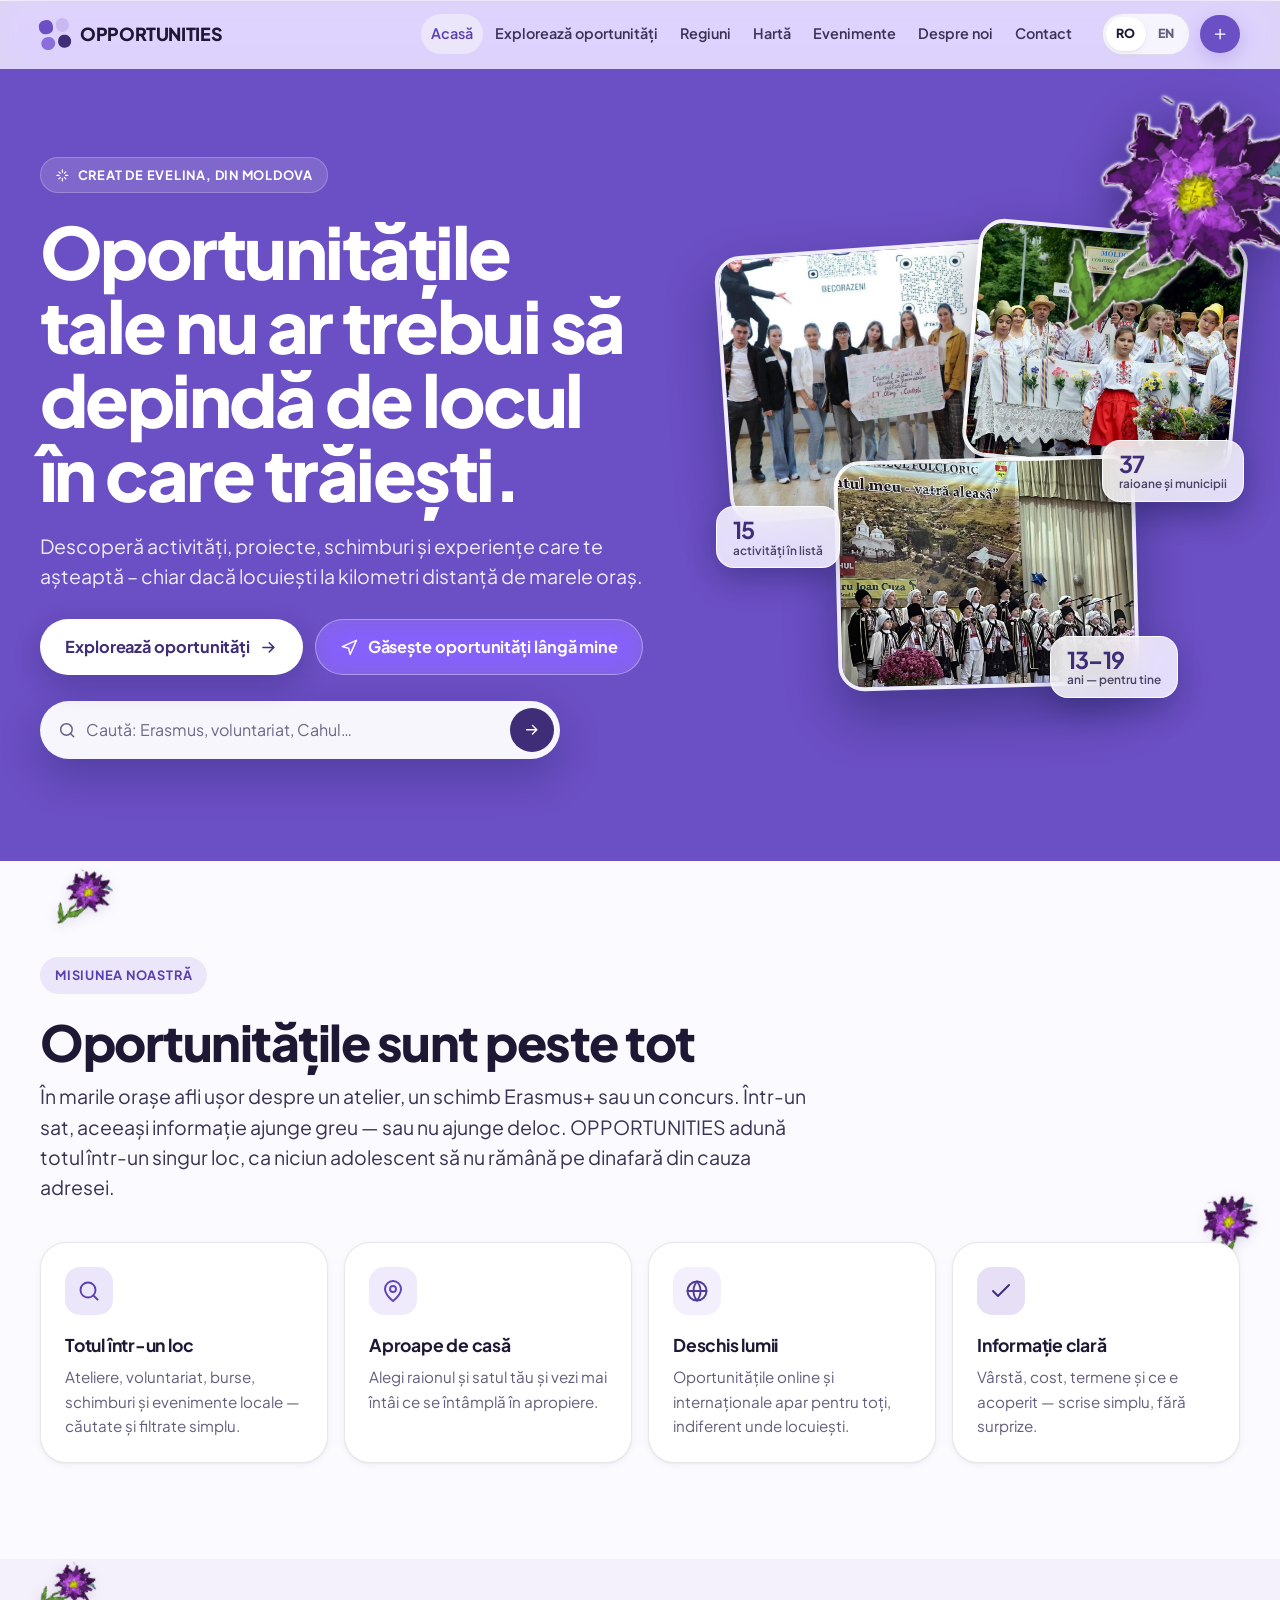
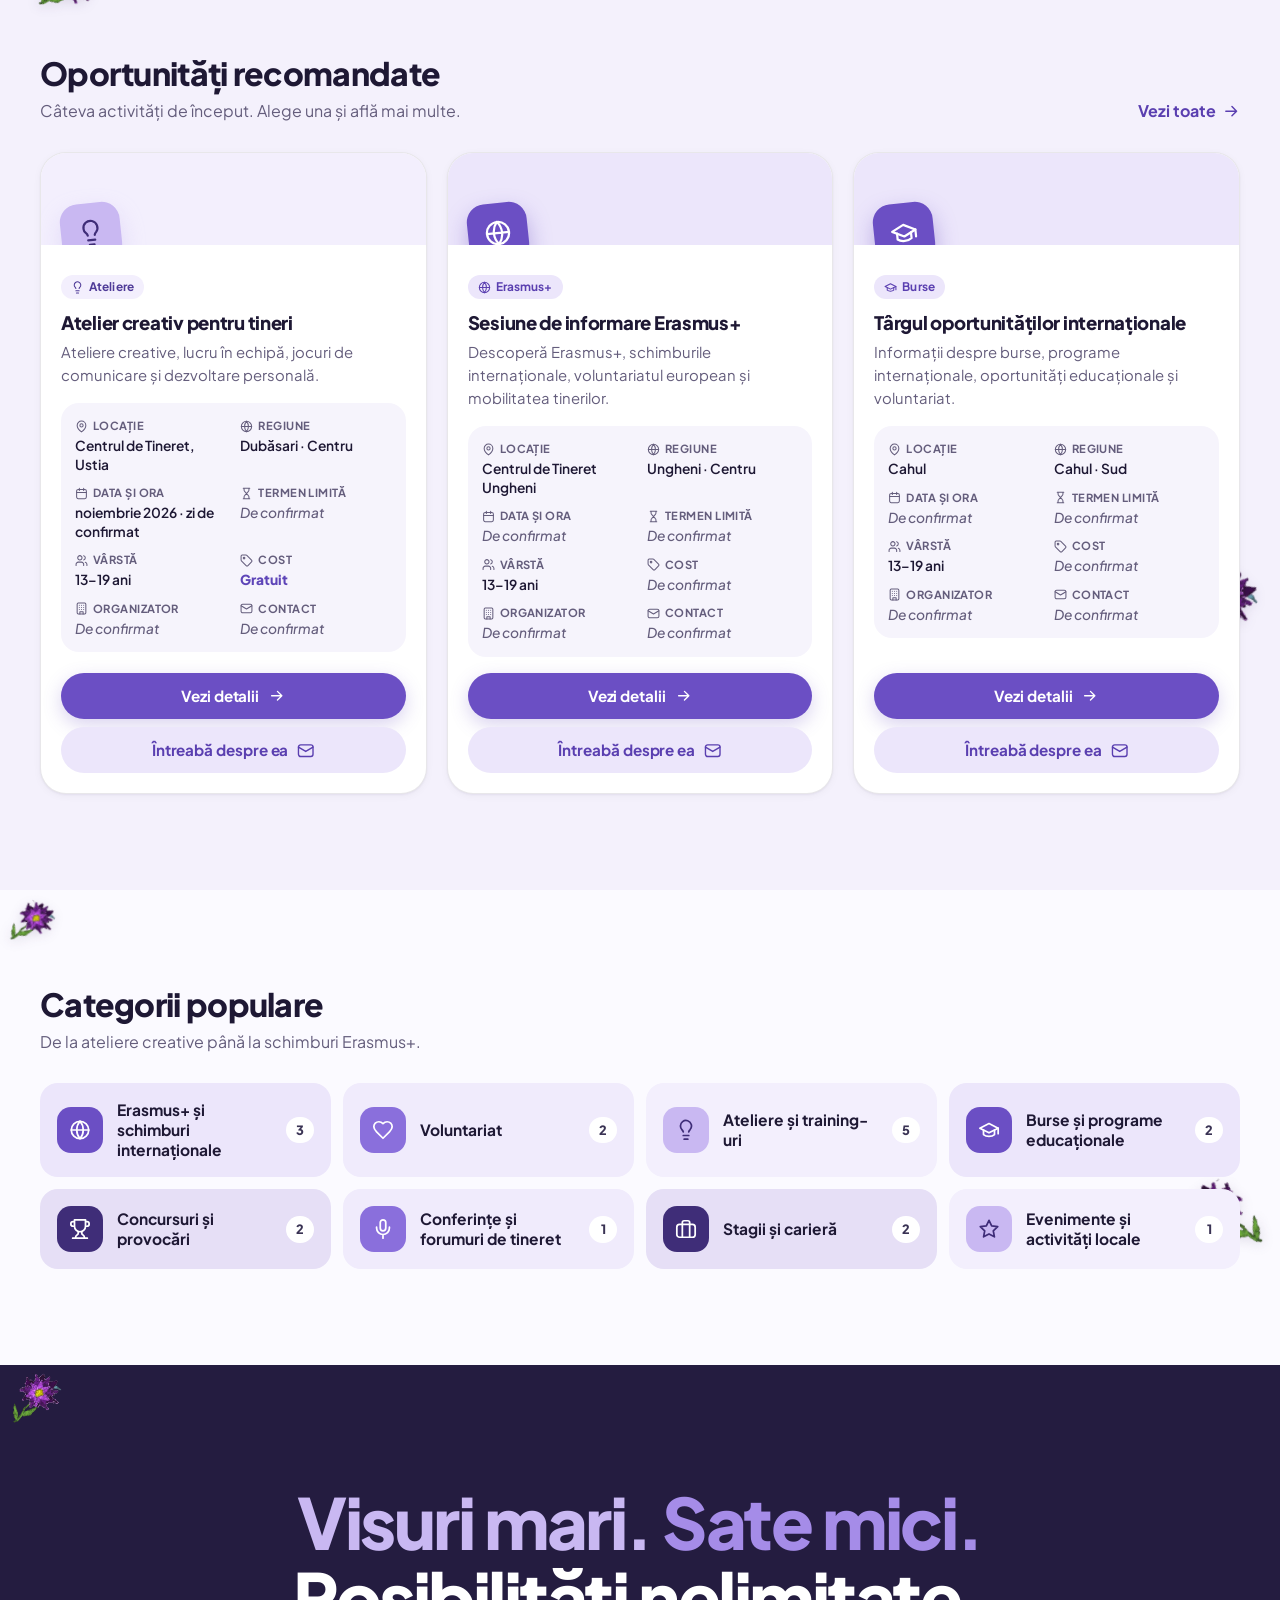
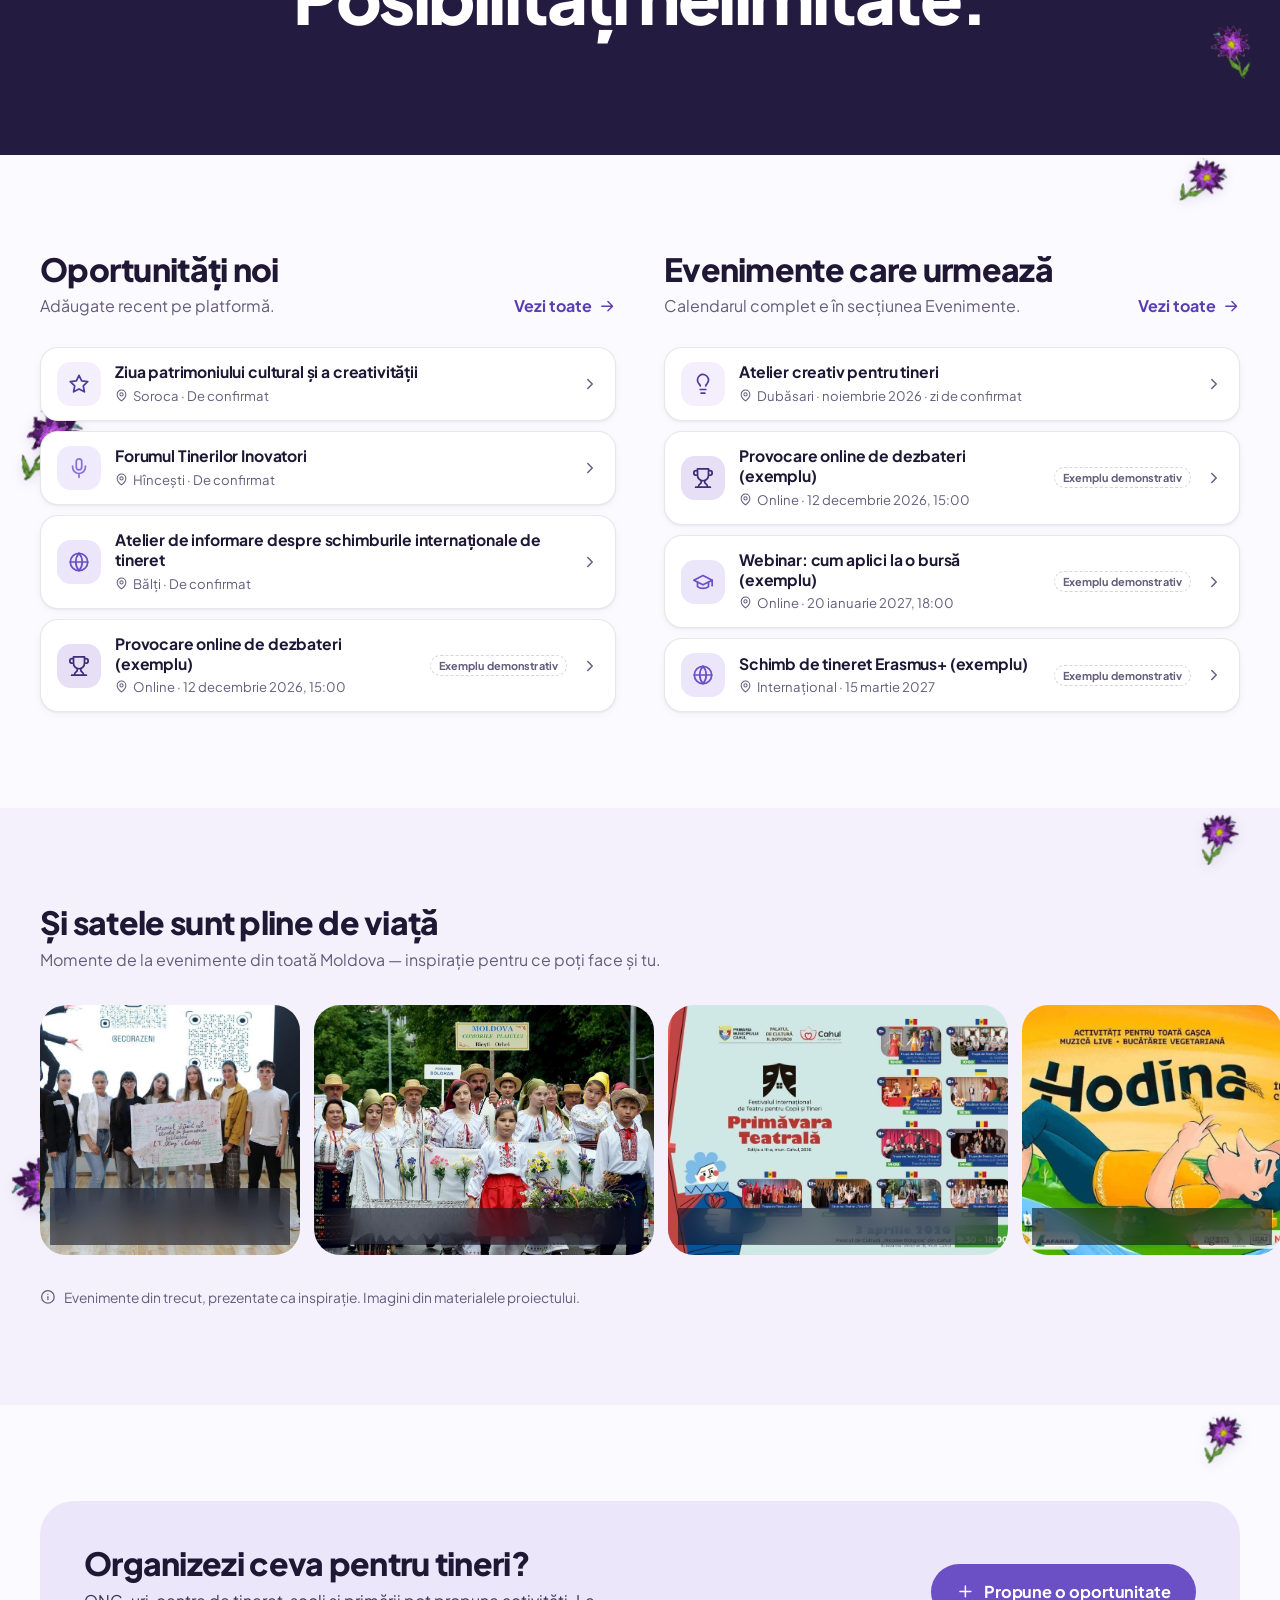
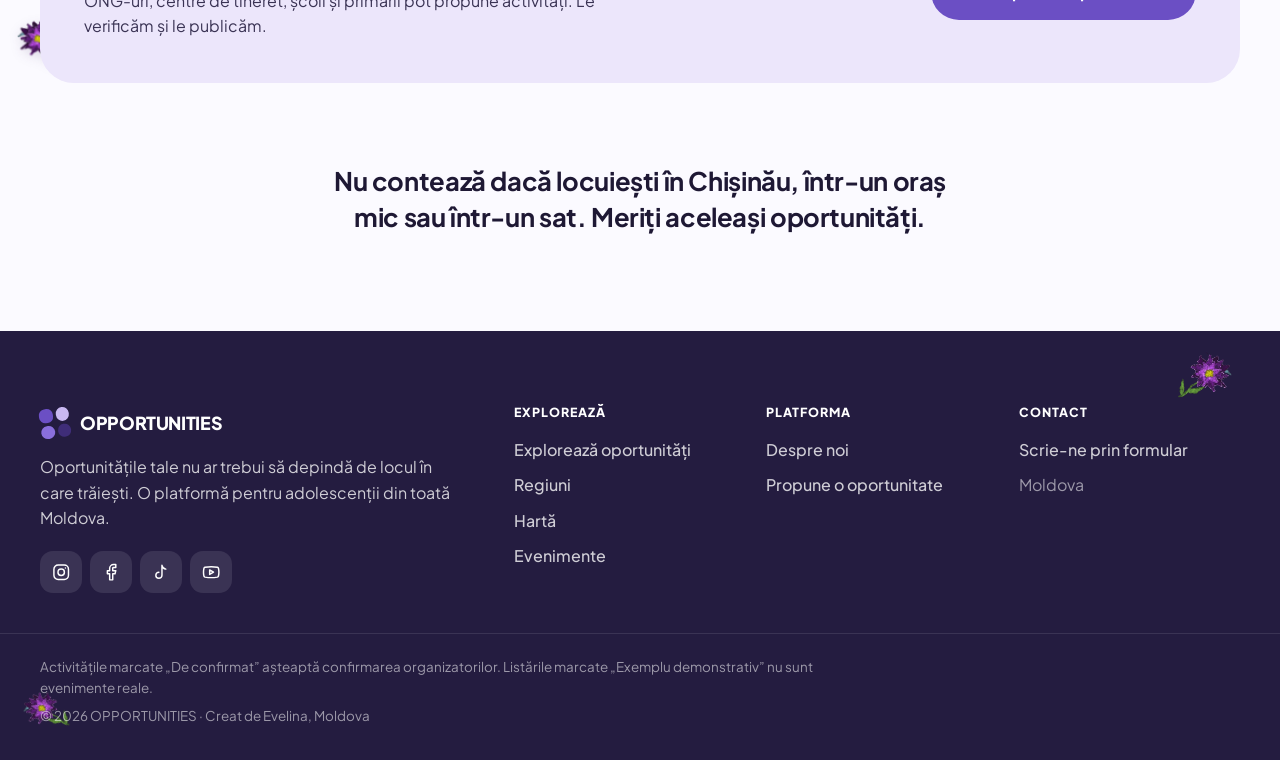
<file: index.html>
<!doctype html>
<html lang="ro">
<head>
  <meta charset="utf-8">
  <meta name="viewport" content="width=device-width, initial-scale=1, viewport-fit=cover">
  <title>OPPORTUNITIES</title>
  <meta name="description" content="OPPORTUNITIES — oportunități egale pentru fiecare adolescent din Moldova. Ateliere, voluntariat, Erasmus+, burse și evenimente, chiar dacă locuiești departe de marele oraș.">
  <meta name="theme-color" content="#6b4fc4">
  <link rel="icon" href="assets/favicon.svg" type="image/svg+xml">
  <link rel="preconnect" href="https://fonts.googleapis.com">
  <link rel="preconnect" href="https://fonts.gstatic.com" crossorigin>
  <link href="https://fonts.googleapis.com/css2?family=Plus+Jakarta+Sans:wght@400;500;600;700;800&display=swap" rel="stylesheet">
  <link rel="stylesheet" href="vendor/leaflet/leaflet.css">
  <link rel="stylesheet" href="css/styles.css">
</head>
<body>
  <a class="skip" href="#app" data-i18n="skip">Sari la conținut</a>

  <header class="header">
    <div class="wrap header__bar">
      <a class="logo" href="#/" aria-label="OPPORTUNITIES">
        <span class="logo__mark" aria-hidden="true"><i></i><i></i><i></i><i></i></span>
        <span class="logo__word">OPPORTUNITIES</span>
      </a>
      <nav class="nav" aria-label="Main">
        <a href="#/" data-nav="" data-i18n="nav.home">Acasă</a>
        <a href="#/explore" data-nav="explore" data-i18n="nav.explore">Explorează oportunități</a>
        <a href="#/regions" data-nav="regions" data-i18n="nav.regions">Regiuni</a>
        <a href="#/map" data-nav="map" data-i18n="nav.map">Hartă</a>
        <a href="#/events" data-nav="events" data-i18n="nav.events">Evenimente</a>
        <a href="#/about" data-nav="about" data-i18n="nav.about">Despre noi</a>
        <a href="#/contact" data-nav="contact" data-i18n="nav.contact">Contact</a>
      </nav>
      <div class="header__tools">
        <div class="lang" role="group" data-i18n-aria="lang.label" aria-label="Limba">
          <button type="button" data-lang="ro" aria-pressed="true">RO</button>
          <button type="button" data-lang="en" aria-pressed="false">EN</button>
        </div>
        <a class="btn btn--primary btn--sm header__share" href="#/share" data-nav="share">
          <svg class="ic" viewBox="0 0 24 24" aria-hidden="true" fill="none" stroke="currentColor" stroke-width="2" stroke-linecap="round"><path d="M12 5v14M5 12h14"/></svg>
          <span data-i18n="share.btn">Propune o oportunitate</span>
        </a>
        <button class="icon-btn menu-btn" id="menu-btn" type="button" aria-expanded="false" aria-controls="menu" data-i18n-aria="nav.menu" aria-label="Meniu">
          <svg class="ic" viewBox="0 0 24 24" aria-hidden="true" fill="none" stroke="currentColor" stroke-width="2" stroke-linecap="round"><path d="M4 7h16M4 12h16M4 17h16"/></svg>
        </button>
      </div>
    </div>
  </header>

  <div class="menu" id="menu" hidden>
    <div class="menu__scrim" id="menu-scrim"></div>
    <nav class="menu__sheet" aria-label="Mobile">
      <button class="icon-btn menu__close" id="menu-close" type="button" data-i18n-aria="nav.close" aria-label="Închide">
        <svg class="ic" viewBox="0 0 24 24" aria-hidden="true" fill="none" stroke="currentColor" stroke-width="2" stroke-linecap="round"><path d="M18 6 6 18M6 6l12 12"/></svg>
      </button>
      <a href="#/" data-nav="" data-i18n="nav.home">Acasă</a>
      <a href="#/explore" data-nav="explore" data-i18n="nav.explore">Explorează oportunități</a>
      <a href="#/regions" data-nav="regions" data-i18n="nav.regions">Regiuni</a>
      <a href="#/map" data-nav="map" data-i18n="nav.map">Hartă</a>
      <a href="#/events" data-nav="events" data-i18n="nav.events">Evenimente</a>
      <a href="#/about" data-nav="about" data-i18n="nav.about">Despre noi</a>
      <a href="#/contact" data-nav="contact" data-i18n="nav.contact">Contact</a>
      <a class="btn btn--primary btn--block" href="#/share" data-i18n="share.btn">Propune o oportunitate</a>
    </nav>
  </div>

  <main id="app" tabindex="-1"></main>

  <footer class="footer">
    <img class="flw flw-foot flw-foot--a" src="assets/img/flower-sm.webp" alt="" aria-hidden="true" decoding="async">
    <img class="flw flw-foot flw-foot--b" src="assets/img/flower-sm.webp" alt="" aria-hidden="true" decoding="async">
    <div class="wrap footer__grid">
      <div class="footer__brand">
        <a class="logo logo--light" href="#/" aria-label="OPPORTUNITIES">
          <span class="logo__mark" aria-hidden="true"><i></i><i></i><i></i><i></i></span>
          <span class="logo__word">OPPORTUNITIES</span>
        </a>
        <p data-i18n="footer.mission"></p>
        <div data-social></div>
      </div>
      <div>
        <h2 class="footer__h" data-i18n="footer.explore"></h2>
        <a href="#/explore" data-i18n="nav.explore"></a>
        <a href="#/regions" data-i18n="nav.regions"></a>
        <a href="#/map" data-i18n="nav.map"></a>
        <a href="#/events" data-i18n="nav.events"></a>
      </div>
      <div>
        <h2 class="footer__h" data-i18n="footer.platform"></h2>
        <a href="#/about" data-i18n="nav.about"></a>
        <a href="#/share" data-i18n="share.btn"></a>
      </div>
      <div>
        <h2 class="footer__h" data-i18n="footer.contact"></h2>
        <a href="#/contact" data-i18n="footer.contactForm"></a>
        <span class="footer__muted">Moldova</span>
      </div>
    </div>
    <div class="wrap footer__bottom">
      <p class="footer__note" data-i18n="footer.note"></p>
      <p>© <span id="year"></span> OPPORTUNITIES · <span data-i18n="footer.made"></span></p>
    </div>
  </footer>

  <div class="toast" id="toast" role="status" aria-live="polite"></div>

  <noscript><p style="padding:24px;font-family:sans-serif">OPPORTUNITIES needs JavaScript to show opportunities. / Activați JavaScript pentru a vedea oportunitățile.</p></noscript>

  <script src="vendor/leaflet/leaflet.js"></script>
  <script src="js/moldova-outline.js"></script>
  <script src="js/data.js"></script>
  <script src="js/i18n.js"></script>
  <script src="js/app.js"></script>
</body>
</html>
</file>
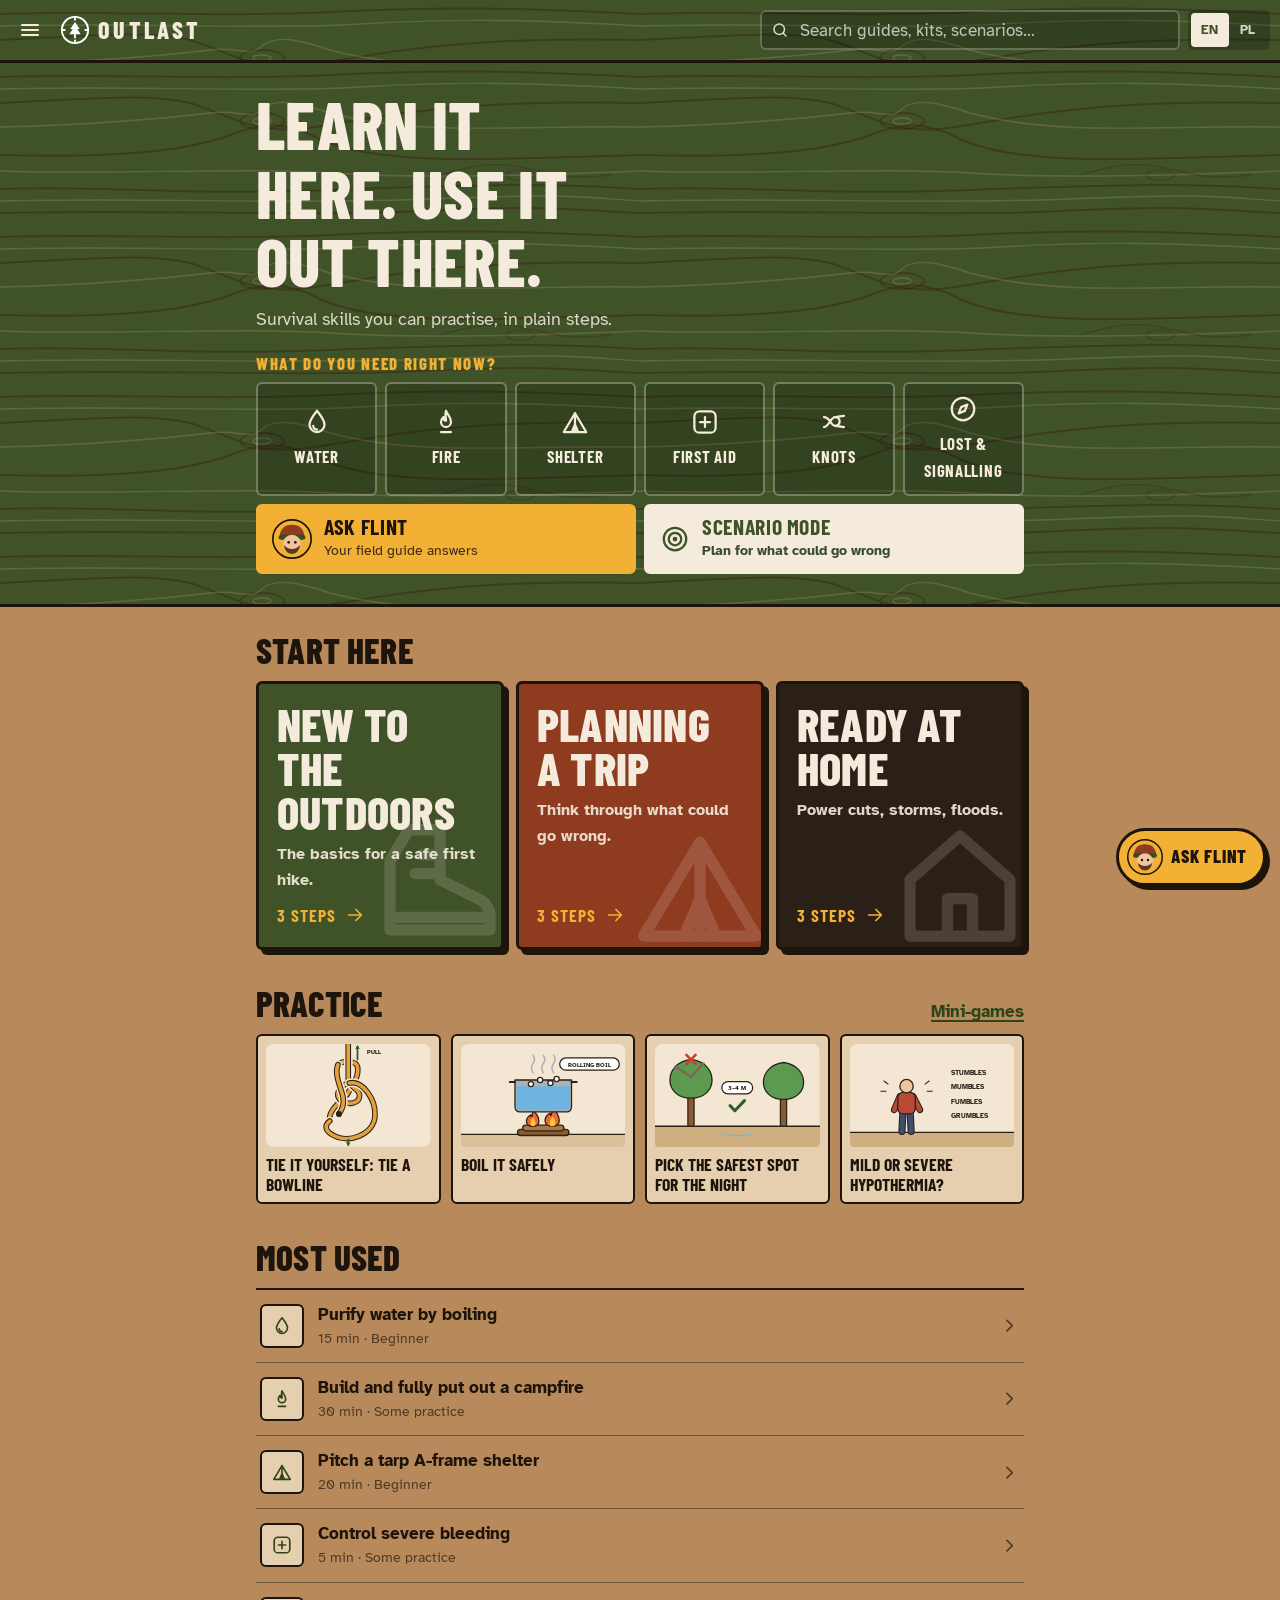
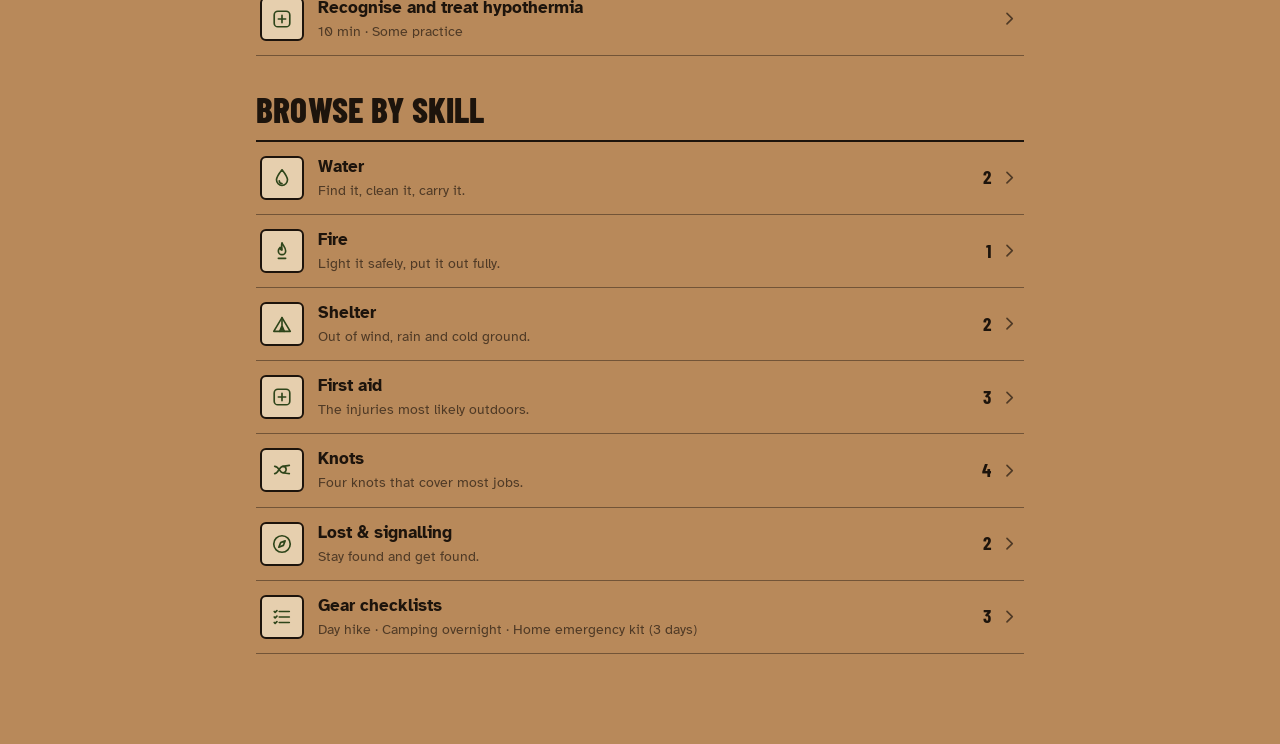
<file: outlast/index.html>
<!doctype html>
<html lang="en">
<head>
  <meta charset="utf-8">
  <meta name="viewport" content="width=device-width, initial-scale=1, viewport-fit=cover">
  <title>Outlast</title>
  <meta name="description" content="Clear, checked survival skills: step-by-step guides, gear checklists, scenarios and a community forum.">
  <meta name="theme-color" content="#3f5228" media="(prefers-color-scheme: light)">
  <meta name="theme-color" content="#2e3b1c" media="(prefers-color-scheme: dark)">
  <link rel="icon" href="assets/logo.svg" type="image/svg+xml">
  <link rel="manifest" href="manifest.webmanifest">
  <link rel="preconnect" href="https://fonts.googleapis.com">
  <link rel="preconnect" href="https://fonts.gstatic.com" crossorigin>
  <link rel="stylesheet" href="https://fonts.googleapis.com/css2?family=Atkinson+Hyperlegible:wght@400;700&family=Barlow+Condensed:wght@600;700;800&display=swap">
  <link rel="stylesheet" href="css/outlast.css">
  <script>try { var t = JSON.parse(localStorage.getItem("outlast.theme")); if (t === "light" || t === "dark") document.documentElement.dataset.theme = t; } catch (e) {}</script>
</head>
<body>
  <a class="skip" href="#app" data-t="skip">Skip to content</a>

  <header class="header band">
    <div class="header__bar">
      <button class="icon-btn" id="burger" type="button" aria-controls="drawer" aria-expanded="false" data-t-aria="menu" aria-label="Menu">
        <svg class="ic" viewBox="0 0 24 24" aria-hidden="true" fill="none" stroke="currentColor" stroke-width="2" stroke-linecap="round"><path d="M4 7h16M4 12h16M4 17h16"/></svg>
      </button>
      <a class="logo" href="#/" aria-label="Outlast">
        <svg viewBox="0 0 32 32" aria-hidden="true"><circle cx="16" cy="16" r="14" fill="none" stroke="#fff" stroke-width="2"/><path d="M16 2v3M16 27v3M2 16h3M27 16h3" stroke="#fff" stroke-width="2" stroke-linecap="round"/><path d="M16 7.5 11 15h2.6L10 20.5h12L18.4 15H21Z" fill="#fff"/><path d="M16 20.5V24" stroke="#fff" stroke-width="2" stroke-linecap="round"/></svg>
        <span>OUTLAST</span>
      </a>
      <div class="hsearch" role="search">
        <svg class="ic" viewBox="0 0 24 24" aria-hidden="true" fill="none" stroke="currentColor" stroke-width="2" stroke-linecap="round"><circle cx="11" cy="11" r="7"/><path d="m20 20-3.5-3.5"/></svg>
        <label class="sr-only" for="q" data-t="searchLabel">Search</label>
        <input id="q" type="search" autocomplete="off" role="combobox" aria-expanded="false" aria-controls="sres" aria-autocomplete="list" data-t-ph="search" placeholder="Search">
        <ul class="sresults" id="sres" role="listbox" hidden></ul>
      </div>
      <div class="lang" role="group" data-t-aria="lang" aria-label="Language">
        <button type="button" data-lang="en" aria-pressed="true">EN</button>
        <button type="button" data-lang="pl" aria-pressed="false">PL</button>
      </div>
    </div>
  </header>

  <div class="drawer" id="drawer" hidden>
    <div class="drawer__scrim" id="drawer-scrim"></div>
    <aside class="drawer__panel" role="dialog" aria-modal="true" data-t-aria="menu" aria-label="Menu">
      <div class="drawer__head band">
        <button class="icon-btn" id="drawer-close" type="button" data-t-aria="close" aria-label="Close menu">
          <svg class="ic" viewBox="0 0 24 24" aria-hidden="true" fill="none" stroke="currentColor" stroke-width="2" stroke-linecap="round"><path d="M6 6l12 12M18 6 6 18"/></svg>
        </button>
        <span class="logo"><span>OUTLAST</span></span>
      </div>
      <nav id="drawer-nav" aria-label="Main"></nav>
    </aside>
  </div>

  <main id="app" tabindex="-1"></main>

  <button class="fab" id="chat-fab" type="button" aria-expanded="false" aria-controls="chat"><svg class="flint" viewBox="0 0 48 48" aria-hidden="true"><circle cx="24" cy="24" r="23" class="flint__bg"/><path class="flint__hat" d="M9 22 Q10 7 24 7 Q38 7 39 22Z"/><rect class="flint__band" x="8" y="19" width="32" height="6" rx="3"/><circle class="flint__skin" cx="24" cy="30" r="11"/><path class="flint__beard" d="M14 31 Q16 42 24 42 Q32 42 34 31 Q30 36 24 36 Q18 36 14 31Z"/><circle class="flint__eye" cx="20" cy="28" r="1.6"/><circle class="flint__eye" cx="28" cy="28" r="1.6"/></svg><span id="chat-fab-label">Ask Flint</span></button>
  <section class="chat" id="chat" role="dialog" aria-labelledby="chat-title" hidden>
    <header class="chat__head"><svg class="flint" viewBox="0 0 48 48" aria-hidden="true"><circle cx="24" cy="24" r="23" class="flint__bg"/><path class="flint__hat" d="M9 22 Q10 7 24 7 Q38 7 39 22Z"/><rect class="flint__band" x="8" y="19" width="32" height="6" rx="3"/><circle class="flint__skin" cx="24" cy="30" r="11"/><path class="flint__beard" d="M14 31 Q16 42 24 42 Q32 42 34 31 Q30 36 24 36 Q18 36 14 31Z"/><circle class="flint__eye" cx="20" cy="28" r="1.6"/><circle class="flint__eye" cx="28" cy="28" r="1.6"/></svg><div><strong id="chat-title">Flint</strong><small id="chat-status"></small></div>
      <button class="icon-btn" id="chat-close" type="button" aria-label="Close chat"><svg class="ic" viewBox="0 0 24 24" aria-hidden="true" fill="none" stroke="currentColor" stroke-width="2" stroke-linecap="round"><path d="M6 6l12 12M18 6 6 18"/></svg></button>
    </header>
    <div class="chat__log" id="chat-log" aria-live="polite"></div>
    <div class="chat__chips" id="chat-chips"></div>
    <form class="chat__form" id="chat-form">
      <label class="sr-only" for="chat-q">Message</label>
      <input id="chat-q" autocomplete="off" maxlength="600">
      <button class="chat__send" id="chat-send" type="submit" aria-label="Send"><svg class="ic" viewBox="0 0 24 24" aria-hidden="true" fill="none" stroke="currentColor" stroke-width="2" stroke-linecap="round" stroke-linejoin="round"><path d="M5 12h14M13 6l6 6-6 6"/></svg></button>
      <button class="btn btn--line btn--sm" id="chat-stop" type="button" hidden>Stop</button>
    </form>
    <p class="chat__note" id="chat-note"></p>
  </section>

  <noscript><p style="padding:20px">Outlast needs JavaScript to show its guides.</p></noscript>
  <script src="js/diagrams.js"></script>
  <script src="js/guides.js"></script>
  <script src="js/content.js"></script>
  <script src="js/forum-seed.js"></script>
  <script src="js/games.js"></script>
  <script src="js/ui.js"></script>
  <script src="js/chat.js"></script>
  <script src="js/app.js"></script>
</body>
</html>
</file>
<file: vendor/leaflet/leaflet.css>
/* required styles */

.leaflet-pane,
.leaflet-tile,
.leaflet-marker-icon,
.leaflet-marker-shadow,
.leaflet-tile-container,
.leaflet-pane > svg,
.leaflet-pane > canvas,
.leaflet-zoom-box,
.leaflet-image-layer,
.leaflet-layer {
	position: absolute;
	left: 0;
	top: 0;
	}
.leaflet-container {
	overflow: hidden;
	}
.leaflet-tile,
.leaflet-marker-icon,
.leaflet-marker-shadow {
	-webkit-user-select: none;
	   -moz-user-select: none;
	        user-select: none;
	  -webkit-user-drag: none;
	}
/* Prevents IE11 from highlighting tiles in blue */
.leaflet-tile::selection {
	background: transparent;
}
/* Safari renders non-retina tile on retina better with this, but Chrome is worse */
.leaflet-safari .leaflet-tile {
	image-rendering: -webkit-optimize-contrast;
	}
/* hack that prevents hw layers "stretching" when loading new tiles */
.leaflet-safari .leaflet-tile-container {
	width: 1600px;
	height: 1600px;
	-webkit-transform-origin: 0 0;
	}
.leaflet-marker-icon,
.leaflet-marker-shadow {
	display: block;
	}
/* .leaflet-container svg: reset svg max-width decleration shipped in Joomla! (joomla.org) 3.x */
/* .leaflet-container img: map is broken in FF if you have max-width: 100% on tiles */
.leaflet-container .leaflet-overlay-pane svg {
	max-width: none !important;
	max-height: none !important;
	}
.leaflet-container .leaflet-marker-pane img,
.leaflet-container .leaflet-shadow-pane img,
.leaflet-container .leaflet-tile-pane img,
.leaflet-container img.leaflet-image-layer,
.leaflet-container .leaflet-tile {
	max-width: none !important;
	max-height: none !important;
	width: auto;
	padding: 0;
	}

.leaflet-container img.leaflet-tile {
	/* See: https://bugs.chromium.org/p/chromium/issues/detail?id=600120 */
	mix-blend-mode: plus-lighter;
}

.leaflet-container.leaflet-touch-zoom {
	-ms-touch-action: pan-x pan-y;
	touch-action: pan-x pan-y;
	}
.leaflet-container.leaflet-touch-drag {
	-ms-touch-action: pinch-zoom;
	/* Fallback for FF which doesn't support pinch-zoom */
	touch-action: none;
	touch-action: pinch-zoom;
}
.leaflet-container.leaflet-touch-drag.leaflet-touch-zoom {
	-ms-touch-action: none;
	touch-action: none;
}
.leaflet-container {
	-webkit-tap-highlight-color: transparent;
}
.leaflet-container a {
	-webkit-tap-highlight-color: rgba(51, 181, 229, 0.4);
}
.leaflet-tile {
	filter: inherit;
	visibility: hidden;
	}
.leaflet-tile-loaded {
	visibility: inherit;
	}
.leaflet-zoom-box {
	width: 0;
	height: 0;
	-moz-box-sizing: border-box;
	     box-sizing: border-box;
	z-index: 800;
	}
/* workaround for https://bugzilla.mozilla.org/show_bug.cgi?id=888319 */
.leaflet-overlay-pane svg {
	-moz-user-select: none;
	}

.leaflet-pane         { z-index: 400; }

.leaflet-tile-pane    { z-index: 200; }
.leaflet-overlay-pane { z-index: 400; }
.leaflet-shadow-pane  { z-index: 500; }
.leaflet-marker-pane  { z-index: 600; }
.leaflet-tooltip-pane   { z-index: 650; }
.leaflet-popup-pane   { z-index: 700; }

.leaflet-map-pane canvas { z-index: 100; }
.leaflet-map-pane svg    { z-index: 200; }

.leaflet-vml-shape {
	width: 1px;
	height: 1px;
	}
.lvml {
	behavior: url(#default#VML);
	display: inline-block;
	position: absolute;
	}


/* control positioning */

.leaflet-control {
	position: relative;
	z-index: 800;
	pointer-events: visiblePainted; /* IE 9-10 doesn't have auto */
	pointer-events: auto;
	}
.leaflet-top,
.leaflet-bottom {
	position: absolute;
	z-index: 1000;
	pointer-events: none;
	}
.leaflet-top {
	top: 0;
	}
.leaflet-right {
	right: 0;
	}
.leaflet-bottom {
	bottom: 0;
	}
.leaflet-left {
	left: 0;
	}
.leaflet-control {
	float: left;
	clear: both;
	}
.leaflet-right .leaflet-control {
	float: right;
	}
.leaflet-top .leaflet-control {
	margin-top: 10px;
	}
.leaflet-bottom .leaflet-control {
	margin-bottom: 10px;
	}
.leaflet-left .leaflet-control {
	margin-left: 10px;
	}
.leaflet-right .leaflet-control {
	margin-right: 10px;
	}


/* zoom and fade animations */

.leaflet-fade-anim .leaflet-popup {
	opacity: 0;
	-webkit-transition: opacity 0.2s linear;
	   -moz-transition: opacity 0.2s linear;
	        transition: opacity 0.2s linear;
	}
.leaflet-fade-anim .leaflet-map-pane .leaflet-popup {
	opacity: 1;
	}
.leaflet-zoom-animated {
	-webkit-transform-origin: 0 0;
	    -ms-transform-origin: 0 0;
	        transform-origin: 0 0;
	}
svg.leaflet-zoom-animated {
	will-change: transform;
}

.leaflet-zoom-anim .leaflet-zoom-animated {
	-webkit-transition: -webkit-transform 0.25s cubic-bezier(0,0,0.25,1);
	   -moz-transition:    -moz-transform 0.25s cubic-bezier(0,0,0.25,1);
	        transition:         transform 0.25s cubic-bezier(0,0,0.25,1);
	}
.leaflet-zoom-anim .leaflet-tile,
.leaflet-pan-anim .leaflet-tile {
	-webkit-transition: none;
	   -moz-transition: none;
	        transition: none;
	}

.leaflet-zoom-anim .leaflet-zoom-hide {
	visibility: hidden;
	}


/* cursors */

.leaflet-interactive {
	cursor: pointer;
	}
.leaflet-grab {
	cursor: -webkit-grab;
	cursor:    -moz-grab;
	cursor:         grab;
	}
.leaflet-crosshair,
.leaflet-crosshair .leaflet-interactive {
	cursor: crosshair;
	}
.leaflet-popup-pane,
.leaflet-control {
	cursor: auto;
	}
.leaflet-dragging .leaflet-grab,
.leaflet-dragging .leaflet-grab .leaflet-interactive,
.leaflet-dragging .leaflet-marker-draggable {
	cursor: move;
	cursor: -webkit-grabbing;
	cursor:    -moz-grabbing;
	cursor:         grabbing;
	}

/* marker & overlays interactivity */
.leaflet-marker-icon,
.leaflet-marker-shadow,
.leaflet-image-layer,
.leaflet-pane > svg path,
.leaflet-tile-container {
	pointer-events: none;
	}

.leaflet-marker-icon.leaflet-interactive,
.leaflet-image-layer.leaflet-interactive,
.leaflet-pane > svg path.leaflet-interactive,
svg.leaflet-image-layer.leaflet-interactive path {
	pointer-events: visiblePainted; /* IE 9-10 doesn't have auto */
	pointer-events: auto;
	}

/* visual tweaks */

.leaflet-container {
	background: #ddd;
	outline-offset: 1px;
	}
.leaflet-container a {
	color: #0078A8;
	}
.leaflet-zoom-box {
	border: 2px dotted #38f;
	background: rgba(255,255,255,0.5);
	}


/* general typography */
.leaflet-container {
	font-family: "Helvetica Neue", Arial, Helvetica, sans-serif;
	font-size: 12px;
	font-size: 0.75rem;
	line-height: 1.5;
	}


/* general toolbar styles */

.leaflet-bar {
	box-shadow: 0 1px 5px rgba(0,0,0,0.65);
	border-radius: 4px;
	}
.leaflet-bar a {
	background-color: #fff;
	border-bottom: 1px solid #ccc;
	width: 26px;
	height: 26px;
	line-height: 26px;
	display: block;
	text-align: center;
	text-decoration: none;
	color: black;
	}
.leaflet-bar a,
.leaflet-control-layers-toggle {
	background-position: 50% 50%;
	background-repeat: no-repeat;
	display: block;
	}
.leaflet-bar a:hover,
.leaflet-bar a:focus {
	background-color: #f4f4f4;
	}
.leaflet-bar a:first-child {
	border-top-left-radius: 4px;
	border-top-right-radius: 4px;
	}
.leaflet-bar a:last-child {
	border-bottom-left-radius: 4px;
	border-bottom-right-radius: 4px;
	border-bottom: none;
	}
.leaflet-bar a.leaflet-disabled {
	cursor: default;
	background-color: #f4f4f4;
	color: #bbb;
	}

.leaflet-touch .leaflet-bar a {
	width: 30px;
	height: 30px;
	line-height: 30px;
	}
.leaflet-touch .leaflet-bar a:first-child {
	border-top-left-radius: 2px;
	border-top-right-radius: 2px;
	}
.leaflet-touch .leaflet-bar a:last-child {
	border-bottom-left-radius: 2px;
	border-bottom-right-radius: 2px;
	}

/* zoom control */

.leaflet-control-zoom-in,
.leaflet-control-zoom-out {
	font: bold 18px 'Lucida Console', Monaco, monospace;
	text-indent: 1px;
	}

.leaflet-touch .leaflet-control-zoom-in, .leaflet-touch .leaflet-control-zoom-out  {
	font-size: 22px;
	}


/* layers control */

.leaflet-control-layers {
	box-shadow: 0 1px 5px rgba(0,0,0,0.4);
	background: #fff;
	border-radius: 5px;
	}
.leaflet-control-layers-toggle {
	background-image: url(images/layers.png);
	width: 36px;
	height: 36px;
	}
.leaflet-retina .leaflet-control-layers-toggle {
	background-image: url(images/layers-2x.png);
	background-size: 26px 26px;
	}
.leaflet-touch .leaflet-control-layers-toggle {
	width: 44px;
	height: 44px;
	}
.leaflet-control-layers .leaflet-control-layers-list,
.leaflet-control-layers-expanded .leaflet-control-layers-toggle {
	display: none;
	}
.leaflet-control-layers-expanded .leaflet-control-layers-list {
	display: block;
	position: relative;
	}
.leaflet-control-layers-expanded {
	padding: 6px 10px 6px 6px;
	color: #333;
	background: #fff;
	}
.leaflet-control-layers-scrollbar {
	overflow-y: scroll;
	overflow-x: hidden;
	padding-right: 5px;
	}
.leaflet-control-layers-selector {
	margin-top: 2px;
	position: relative;
	top: 1px;
	}
.leaflet-control-layers label {
	display: block;
	font-size: 13px;
	font-size: 1.08333em;
	}
.leaflet-control-layers-separator {
	height: 0;
	border-top: 1px solid #ddd;
	margin: 5px -10px 5px -6px;
	}

/* Default icon URLs */
.leaflet-default-icon-path { /* used only in path-guessing heuristic, see L.Icon.Default */
	background-image: url(images/marker-icon.png);
	}


/* attribution and scale controls */

.leaflet-container .leaflet-control-attribution {
	background: #fff;
	background: rgba(255, 255, 255, 0.8);
	margin: 0;
	}
.leaflet-control-attribution,
.leaflet-control-scale-line {
	padding: 0 5px;
	color: #333;
	line-height: 1.4;
	}
.leaflet-control-attribution a {
	text-decoration: none;
	}
.leaflet-control-attribution a:hover,
.leaflet-control-attribution a:focus {
	text-decoration: underline;
	}
.leaflet-attribution-flag {
	display: inline !important;
	vertical-align: baseline !important;
	width: 1em;
	height: 0.6669em;
	}
.leaflet-left .leaflet-control-scale {
	margin-left: 5px;
	}
.leaflet-bottom .leaflet-control-scale {
	margin-bottom: 5px;
	}
.leaflet-control-scale-line {
	border: 2px solid #777;
	border-top: none;
	line-height: 1.1;
	padding: 2px 5px 1px;
	white-space: nowrap;
	-moz-box-sizing: border-box;
	     box-sizing: border-box;
	background: rgba(255, 255, 255, 0.8);
	text-shadow: 1px 1px #fff;
	}
.leaflet-control-scale-line:not(:first-child) {
	border-top: 2px solid #777;
	border-bottom: none;
	margin-top: -2px;
	}
.leaflet-control-scale-line:not(:first-child):not(:last-child) {
	border-bottom: 2px solid #777;
	}

.leaflet-touch .leaflet-control-attribution,
.leaflet-touch .leaflet-control-layers,
.leaflet-touch .leaflet-bar {
	box-shadow: none;
	}
.leaflet-touch .leaflet-control-layers,
.leaflet-touch .leaflet-bar {
	border: 2px solid rgba(0,0,0,0.2);
	background-clip: padding-box;
	}


/* popup */

.leaflet-popup {
	position: absolute;
	text-align: center;
	margin-bottom: 20px;
	}
.leaflet-popup-content-wrapper {
	padding: 1px;
	text-align: left;
	border-radius: 12px;
	}
.leaflet-popup-content {
	margin: 13px 24px 13px 20px;
	line-height: 1.3;
	font-size: 13px;
	font-size: 1.08333em;
	min-height: 1px;
	}
.leaflet-popup-content p {
	margin: 17px 0;
	margin: 1.3em 0;
	}
.leaflet-popup-tip-container {
	width: 40px;
	height: 20px;
	position: absolute;
	left: 50%;
	margin-top: -1px;
	margin-left: -20px;
	overflow: hidden;
	pointer-events: none;
	}
.leaflet-popup-tip {
	width: 17px;
	height: 17px;
	padding: 1px;

	margin: -10px auto 0;
	pointer-events: auto;

	-webkit-transform: rotate(45deg);
	   -moz-transform: rotate(45deg);
	    -ms-transform: rotate(45deg);
	        transform: rotate(45deg);
	}
.leaflet-popup-content-wrapper,
.leaflet-popup-tip {
	background: white;
	color: #333;
	box-shadow: 0 3px 14px rgba(0,0,0,0.4);
	}
.leaflet-container a.leaflet-popup-close-button {
	position: absolute;
	top: 0;
	right: 0;
	border: none;
	text-align: center;
	width: 24px;
	height: 24px;
	font: 16px/24px Tahoma, Verdana, sans-serif;
	color: #757575;
	text-decoration: none;
	background: transparent;
	}
.leaflet-container a.leaflet-popup-close-button:hover,
.leaflet-container a.leaflet-popup-close-button:focus {
	color: #585858;
	}
.leaflet-popup-scrolled {
	overflow: auto;
	}

.leaflet-oldie .leaflet-popup-content-wrapper {
	-ms-zoom: 1;
	}
.leaflet-oldie .leaflet-popup-tip {
	width: 24px;
	margin: 0 auto;

	-ms-filter: "progid:DXImageTransform.Microsoft.Matrix(M11=0.70710678, M12=0.70710678, M21=-0.70710678, M22=0.70710678)";
	filter: progid:DXImageTransform.Microsoft.Matrix(M11=0.70710678, M12=0.70710678, M21=-0.70710678, M22=0.70710678);
	}

.leaflet-oldie .leaflet-control-zoom,
.leaflet-oldie .leaflet-control-layers,
.leaflet-oldie .leaflet-popup-content-wrapper,
.leaflet-oldie .leaflet-popup-tip {
	border: 1px solid #999;
	}


/* div icon */

.leaflet-div-icon {
	background: #fff;
	border: 1px solid #666;
	}


/* Tooltip */
/* Base styles for the element that has a tooltip */
.leaflet-tooltip {
	position: absolute;
	padding: 6px;
	background-color: #fff;
	border: 1px solid #fff;
	border-radius: 3px;
	color: #222;
	white-space: nowrap;
	-webkit-user-select: none;
	-moz-user-select: none;
	-ms-user-select: none;
	user-select: none;
	pointer-events: none;
	box-shadow: 0 1px 3px rgba(0,0,0,0.4);
	}
.leaflet-tooltip.leaflet-interactive {
	cursor: pointer;
	pointer-events: auto;
	}
.leaflet-tooltip-top:before,
.leaflet-tooltip-bottom:before,
.leaflet-tooltip-left:before,
.leaflet-tooltip-right:before {
	position: absolute;
	pointer-events: none;
	border: 6px solid transparent;
	background: transparent;
	content: "";
	}

/* Directions */

.leaflet-tooltip-bottom {
	margin-top: 6px;
}
.leaflet-tooltip-top {
	margin-top: -6px;
}
.leaflet-tooltip-bottom:before,
.leaflet-tooltip-top:before {
	left: 50%;
	margin-left: -6px;
	}
.leaflet-tooltip-top:before {
	bottom: 0;
	margin-bottom: -12px;
	border-top-color: #fff;
	}
.leaflet-tooltip-bottom:before {
	top: 0;
	margin-top: -12px;
	margin-left: -6px;
	border-bottom-color: #fff;
	}
.leaflet-tooltip-left {
	margin-left: -6px;
}
.leaflet-tooltip-right {
	margin-left: 6px;
}
.leaflet-tooltip-left:before,
.leaflet-tooltip-right:before {
	top: 50%;
	margin-top: -6px;
	}
.leaflet-tooltip-left:before {
	right: 0;
	margin-right: -12px;
	border-left-color: #fff;
	}
.leaflet-tooltip-right:before {
	left: 0;
	margin-left: -12px;
	border-right-color: #fff;
	}

/* Printing */

@media print {
	/* Prevent printers from removing background-images of controls. */
	.leaflet-control {
		-webkit-print-color-adjust: exact;
		print-color-adjust: exact;
		}
	}
</file>
<file: css/styles.css>
/* =========================================================================
   OPPORTUNITIES — styles
   Lavender purple, monotone
   ========================================================================= */

/* Monotone lavender: one purple family in a few shades, flat surfaces, no gradients. */
:root {
  --violet: #6b4fc4;        /* primary actions */
  --violet-deep: #563c9f;
  --violet-ink: #5a3fb0;
  --lavender: #8a6fdc;      /* main lavender tone */
  --lavender-ink: #5e45b8;
  --lilac: #c9b8f2;         /* light shade, used with dark text */
  --lilac-ink: #4f3b98;
  --plum: #3f2d78;          /* darkest shade */
  --plum-ink: #3f2d78;
  --hero: #6b4fc4;
  --hero-ink: #ffffff;
  --deep: #241c40;          /* statement band + footer */
  --danger: #b4233f;
  --map-bg: #efebf9;
  --map-mask: #f6f3fd;

  --bg: #fbfaff;
  --bg-tint: #f4f1fc;
  --surface: #ffffff;
  --surface-2: #f6f4fc;
  --ink: #1e1834;
  --ink-2: #3a3354;
  --muted: #645d7c;
  --line: rgba(30, 24, 52, 0.1);
  --line-strong: rgba(30, 24, 52, 0.18);

  --tint-violet: #ece6fb;
  --tint-lavender: #f0ebfc;
  --tint-lilac: #f3effd;
  --tint-plum: #e6dff6;

  --glass: rgba(251, 250, 255, 0.78);
  --glass-edge: rgba(255, 255, 255, 0.7);
  --shadow-sm: 0 1px 2px rgba(30, 24, 52, 0.05), 0 2px 8px rgba(30, 24, 52, 0.04);
  --shadow-md: 0 2px 6px rgba(30, 24, 52, 0.05), 0 12px 32px rgba(30, 24, 52, 0.07);
  --shadow-lg: 0 8px 24px rgba(30, 24, 52, 0.09), 0 30px 60px rgba(30, 24, 52, 0.11);

  --r-sm: 12px;
  --r-md: 18px;
  --r-lg: 26px;
  --r-xl: 34px;

  --spring: cubic-bezier(0.32, 0.72, 0, 1);
  --ease-out: cubic-bezier(0.22, 1, 0.36, 1);
  --header-h: 68px;
  --gutter: clamp(16px, 4vw, 40px);

  color-scheme: light;
}

@media (prefers-color-scheme: dark) {
  :root:not([data-theme="light"]) {
    --bg: #131022; --bg-tint: #18142b; --surface: #1d1833; --surface-2: #241e3e;
    --ink: #f1eefb; --ink-2: #d5cfe9; --muted: #a9a1c4;
    --line: rgba(255, 255, 255, 0.09); --line-strong: rgba(255, 255, 255, 0.18);
    --violet: #8f74e6; --violet-deep: #7a5fd6; --lavender: #a58ce8; --lilac: #c9b8f2; --plum: #b9a6f0;
    --violet-ink: #c8b8f7; --lavender-ink: #c8b8f7; --lilac-ink: #d9cdfa; --plum-ink: #d9cdfa;
    --hero: #2b2150; --deep: #0e0b1b; --danger: #ff8fa3; --map-bg: #1a1530; --map-mask: #131022;
    --tint-violet: rgba(143, 116, 230, 0.18); --tint-lavender: rgba(143, 116, 230, 0.14);
    --tint-lilac: rgba(143, 116, 230, 0.11); --tint-plum: rgba(143, 116, 230, 0.22);
    --glass: rgba(19, 16, 34, 0.78); --glass-edge: rgba(255, 255, 255, 0.08);
    --shadow-sm: 0 1px 2px rgba(0, 0, 0, 0.3);
    --shadow-md: 0 2px 6px rgba(0, 0, 0, 0.25), 0 12px 32px rgba(0, 0, 0, 0.3);
    --shadow-lg: 0 8px 24px rgba(0, 0, 0, 0.35), 0 30px 60px rgba(0, 0, 0, 0.4);
    color-scheme: dark;
  }
}
:root[data-theme="dark"] {
  --bg: #131022; --bg-tint: #18142b; --surface: #1d1833; --surface-2: #241e3e;
  --ink: #f1eefb; --ink-2: #d5cfe9; --muted: #a9a1c4;
  --line: rgba(255, 255, 255, 0.09); --line-strong: rgba(255, 255, 255, 0.18);
  --violet: #8f74e6; --violet-deep: #7a5fd6; --lavender: #a58ce8; --lilac: #c9b8f2; --plum: #b9a6f0;
  --violet-ink: #c8b8f7; --lavender-ink: #c8b8f7; --lilac-ink: #d9cdfa; --plum-ink: #d9cdfa;
  --hero: #2b2150; --deep: #0e0b1b; --danger: #ff8fa3; --map-bg: #1a1530; --map-mask: #131022;
  --tint-violet: rgba(143, 116, 230, 0.18); --tint-lavender: rgba(143, 116, 230, 0.14);
  --tint-lilac: rgba(143, 116, 230, 0.11); --tint-plum: rgba(143, 116, 230, 0.22);
  --glass: rgba(19, 16, 34, 0.78); --glass-edge: rgba(255, 255, 255, 0.08);
  color-scheme: dark;
}

/* ------------------------------------------------------------------ base */
*, *::before, *::after { box-sizing: border-box; }
html { -webkit-text-size-adjust: 100%; scroll-padding-top: calc(var(--header-h) + 16px); }
body {
  margin: 0;
  font: 400 1rem/1.6 "Plus Jakarta Sans", system-ui, -apple-system, "Segoe UI", Roboto, sans-serif;
  color: var(--ink);
  background: var(--bg);
  -webkit-font-smoothing: antialiased;
  text-rendering: optimizeLegibility;
  overflow-x: hidden;
}
body.no-scroll { overflow: hidden; }
img { max-width: 100%; display: block; }
a { color: var(--violet-ink); text-decoration-thickness: 1.5px; text-underline-offset: 3px; }
button, input, select, textarea { font: inherit; color: inherit; }
button { cursor: pointer; }
:focus-visible { outline: 3px solid var(--violet); outline-offset: 3px; border-radius: 8px; }
main:focus { outline: none; }
[hidden] { display: none !important; }
.sr-only { position: absolute; width: 1px; height: 1px; padding: 0; margin: -1px; overflow: hidden; clip: rect(0 0 0 0); white-space: nowrap; border: 0; }
.skip { position: absolute; left: 12px; top: -60px; z-index: 100; background: var(--ink); color: var(--bg); padding: 10px 16px; border-radius: 10px; font-weight: 700; }
.skip:focus { top: 12px; }

.wrap { width: 100%; max-width: 1280px; margin: 0 auto; padding-left: var(--gutter); padding-right: var(--gutter); }
.narrow { max-width: 820px; }

.ic { width: 1.15em; height: 1.15em; flex: none; }

/* ------------------------------------------------------------------ type */
.display {
  font-size: clamp(2.35rem, 5.6vw, 4.5rem);
  line-height: 1.03;
  letter-spacing: -0.035em;
  font-weight: 800;
  margin: 0 0 20px;
  text-wrap: balance;
}
.h1 { font-size: clamp(2rem, 4.2vw, 3.1rem); line-height: 1.08; letter-spacing: -0.03em; font-weight: 800; margin: 0 0 12px; text-wrap: balance; }
.h2 { font-size: clamp(1.45rem, 2.6vw, 2rem); line-height: 1.15; letter-spacing: -0.022em; font-weight: 800; margin: 0 0 6px; text-wrap: balance; }
.h3 { font-size: 1.2rem; line-height: 1.3; letter-spacing: -0.012em; font-weight: 700; margin: 0 0 6px; }
.h4 { font-size: 0.95rem; font-weight: 700; margin: 22px 0 8px; }
.lead { font-size: clamp(1.05rem, 1.6vw, 1.22rem); line-height: 1.55; color: rgba(255, 255, 255, 0.88); margin: 0 0 28px; max-width: 40em; }
.lead--dark { color: var(--ink-2); }
.muted { color: var(--muted); margin: 0; }
.eyebrow {
  display: inline-flex; align-items: center; gap: 8px;
  font-size: 0.8rem; font-weight: 700; letter-spacing: 0.06em; text-transform: uppercase;
  color: #fff; background: rgba(255, 255, 255, 0.14); border: 1px solid rgba(255, 255, 255, 0.22);
  padding: 7px 14px; border-radius: 999px; margin: 0 0 22px;
}
.eyebrow--dark { color: var(--violet-ink); background: var(--tint-violet); border-color: transparent; }

/* ------------------------------------------------------------------ buttons */
.btn {
  display: inline-flex; align-items: center; justify-content: center; gap: 9px;
  min-height: 44px; padding: 10px 18px;
  border-radius: 999px; border: 1px solid transparent;
  font-weight: 700; font-size: 0.95rem; letter-spacing: -0.005em;
  text-decoration: none; white-space: nowrap;
  transition: transform 160ms var(--ease-out), background-color 160ms, box-shadow 200ms, color 160ms;
  -webkit-tap-highlight-color: transparent;
}
.btn:active { transform: scale(0.97); transition-duration: 80ms; }
.btn--sm { min-height: 38px; padding: 7px 14px; font-size: 0.88rem; }
.btn--lg { min-height: 54px; padding: 14px 24px; font-size: 1.02rem; }
.btn--block { width: 100%; }
.btn--primary { background: var(--violet); color: #fff; box-shadow: 0 6px 18px rgba(107, 79, 196, 0.25); }
.btn--primary:hover { background: var(--violet-deep); }
.btn--dark { background: var(--ink); color: var(--bg); }
.btn--dark:hover { opacity: 0.9; }
.btn--soft { background: var(--tint-violet); color: var(--violet-ink); }
.btn--soft:hover { background: color-mix(in srgb, var(--tint-violet), var(--violet) 12%); }
.btn--ghost { background: transparent; color: var(--ink-2); border-color: var(--line-strong); }
.btn--ghost:hover { background: var(--surface-2); }
.btn--glass {
  background: rgba(255, 255, 255, 0.14); color: #fff; border-color: rgba(255, 255, 255, 0.35);
  backdrop-filter: blur(14px) saturate(160%); -webkit-backdrop-filter: blur(14px) saturate(160%);
}
.btn--glass:hover { background: rgba(255, 255, 255, 0.24); }
.btn--glass-dark { background: var(--surface); color: var(--ink); border-color: var(--line-strong); box-shadow: var(--shadow-sm); }
.btn--glass-dark:hover { background: var(--surface-2); }

.icon-btn {
  display: inline-grid; place-items: center; width: 44px; height: 44px;
  border-radius: 999px; border: 1px solid var(--line-strong); background: var(--surface); color: var(--ink);
  transition: transform 140ms var(--ease-out), background-color 140ms;
}
.icon-btn:hover { background: var(--surface-2); }
.icon-btn:active { transform: scale(0.94); }
.icon-btn .ic { width: 20px; height: 20px; }

.link-arrow { display: inline-flex; align-items: center; gap: 6px; font-weight: 700; text-decoration: none; white-space: nowrap; }
.link-arrow .ic { transition: transform 200ms var(--ease-out); }
.link-arrow:hover .ic { transform: translateX(3px); }

/* ------------------------------------------------------------------ chips */
.chip {
  display: inline-flex; align-items: center; gap: 5px;
  font-size: 0.74rem; font-weight: 700; letter-spacing: 0.01em;
  padding: 4px 10px; border-radius: 999px; line-height: 1.4; white-space: nowrap;
}
.chip .ic { width: 13px; height: 13px; }
.chip--violet { background: var(--tint-violet); color: var(--violet-ink); }
.chip--lavender { background: var(--tint-lavender); color: var(--lavender-ink); }
.chip--lilac { background: var(--tint-lilac); color: var(--lilac-ink); }
.chip--plum { background: var(--tint-plum); color: var(--plum-ink); }
.chip--ink { background: var(--surface-2); color: var(--ink-2); border: 1px solid var(--line); }
.chip--new { background: var(--plum); color: var(--surface); }
.chip--demo { background: transparent; color: var(--muted); border: 1.5px dashed var(--line-strong); }
.chip--xs { font-size: 0.68rem; padding: 2px 8px; }

/* ------------------------------------------------------------------ header (translucent material) */
.header {
  position: sticky; top: 0; z-index: 40;
  background: var(--glass);
  backdrop-filter: blur(20px) saturate(180%); -webkit-backdrop-filter: blur(20px) saturate(180%);
  border-bottom: 1px solid transparent;
  transition: border-color 200ms, box-shadow 200ms;
}
.header.is-scrolled { border-bottom-color: var(--line); box-shadow: 0 6px 24px rgba(14, 22, 48, 0.06); }
.header__bar { display: flex; align-items: center; gap: 20px; height: var(--header-h); }
.logo { display: inline-flex; align-items: center; gap: 10px; text-decoration: none; color: var(--ink); flex: none; }
.logo__mark { display: grid; grid-template-columns: 1fr 1fr; gap: 3px; width: 30px; height: 30px; transform: rotate(-8deg); }
.logo__mark i { border-radius: 6px; }
.logo__mark i:nth-child(1) { background: var(--violet); }
.logo__mark i:nth-child(2) { background: var(--lilac); border-radius: 50%; }
.logo__mark i:nth-child(3) { background: var(--lavender); border-radius: 50%; }
.logo__mark i:nth-child(4) { background: var(--plum); }
.logo__word { font-weight: 800; letter-spacing: -0.02em; font-size: 1.12rem; }
.logo--light { color: #fff; }

.nav { display: none; gap: 2px; margin-left: auto; }
.nav a {
  position: relative; padding: 8px 12px; border-radius: 999px;
  font-weight: 600; font-size: 0.9rem; color: var(--ink-2); text-decoration: none; white-space: nowrap;
  transition: background-color 150ms, color 150ms;
}
.nav a:hover { background: var(--surface-2); color: var(--ink); }
.nav a.is-active { color: var(--violet-ink); background: var(--tint-violet); }

.header__tools { display: flex; align-items: center; gap: 10px; margin-left: auto; }
.nav + .header__tools { margin-left: 8px; }
.lang { display: inline-flex; padding: 3px; border-radius: 999px; background: var(--surface-2); border: 1px solid var(--line); }
.lang button {
  border: 0; background: transparent; padding: 6px 10px; min-width: 40px; min-height: 34px;
  border-radius: 999px; font-weight: 800; font-size: 0.78rem; letter-spacing: 0.04em; color: var(--muted);
  transition: background-color 180ms var(--ease-out), color 180ms, box-shadow 180ms;
}
.lang button.is-on { background: var(--surface); color: var(--ink); box-shadow: var(--shadow-sm); }
.header__share span { display: none; }

@media (min-width: 560px) { .header__share span { display: inline; } }
@media (max-width: 440px) {
  .header__bar { gap: 10px; }
  .header__tools { gap: 6px; }
  .logo { gap: 8px; }
  .logo__mark { width: 26px; height: 26px; }
  .logo__word { font-size: 0.95rem; }
  .lang button { min-width: 34px; padding: 6px 8px; }
  .header__share { width: 40px; padding: 0; }
}
@media (min-width: 1120px) {
  .nav { display: flex; }
  .menu-btn { display: none; }
  .header__bar { gap: 12px; }
}
@media (min-width: 1120px) and (max-width: 1339px) {
  .nav a { padding: 8px 10px; }
  .header__share { width: 40px; padding: 0; }
  .header__share span { display: none; }
}

/* Mobile menu sheet — anchored to the menu button (top right) */
.menu { position: fixed; inset: 0; z-index: 60; }
.menu__scrim { position: absolute; inset: 0; background: rgba(8, 12, 28, 0.32); opacity: 0; transition: opacity 240ms var(--ease-out); }
.menu__sheet {
  position: absolute; top: 10px; right: 10px; left: 10px; max-width: 380px; margin-left: auto;
  display: flex; flex-direction: column; gap: 4px; padding: 14px;
  background: var(--glass); border: 1px solid var(--glass-edge);
  backdrop-filter: blur(28px) saturate(180%); -webkit-backdrop-filter: blur(28px) saturate(180%);
  border-radius: var(--r-lg); box-shadow: var(--shadow-lg);
  transform-origin: top right; transform: scale(0.92); opacity: 0;
  transition: transform 300ms var(--spring), opacity 200ms var(--ease-out);
}
.menu.is-open .menu__scrim { opacity: 1; }
.menu.is-open .menu__sheet { transform: none; opacity: 1; }
.menu__sheet a:not(.btn) {
  padding: 13px 14px; border-radius: 14px; font-weight: 700; font-size: 1.05rem; color: var(--ink); text-decoration: none;
}
.menu__sheet a:not(.btn):hover, .menu__sheet a.is-active { background: var(--tint-violet); color: var(--violet-ink); }
.menu__sheet .btn { margin-top: 8px; }
.menu__close { align-self: flex-end; margin-bottom: 2px; }

/* ------------------------------------------------------------------ page transition + reveal */
.page-in { animation: pageIn 420ms var(--ease-out); }
@keyframes pageIn { from { opacity: 0; transform: translateY(10px); } to { opacity: 1; transform: none; } }
.reveal { opacity: 0; transform: translateY(18px); transition: opacity 600ms var(--ease-out), transform 700ms var(--spring); }
.reveal.in { opacity: 1; transform: none; }

/* ------------------------------------------------------------------ hero */
.hero {
  position: relative; overflow: hidden; color: #fff;
  background: var(--hero);
  padding: clamp(48px, 8vw, 96px) 0 clamp(56px, 8vw, 110px);
  margin-top: calc(var(--header-h) * -1);
  padding-top: calc(var(--header-h) + clamp(40px, 7vw, 88px));
}
.hero__grid { position: relative; display: grid; gap: 48px; align-items: center; }
.hero__copy { max-width: 640px; }
.hero__ctas { display: flex; flex-wrap: wrap; gap: 12px; margin-bottom: 26px; }
.hero .btn--primary { background: #fff; color: #3f2d78; box-shadow: 0 10px 28px rgba(20, 10, 50, 0.22); }
.hero .btn--primary:hover { background: #f3effd; }
.hero__search {
  display: flex; align-items: center; gap: 10px; max-width: 520px;
  padding: 6px 6px 6px 18px; border-radius: 999px;
  background: rgba(255, 255, 255, 0.95); color: var(--ink);
  box-shadow: 0 16px 40px rgba(6, 16, 60, 0.25);
}
.hero__search > .ic { color: #645d7c; }
.hero__search input { flex: 1; min-width: 0; border: 0; outline: 0; background: transparent; padding: 10px 0; color: #1e1834; }
.hero__search input::placeholder { color: #6e6788; }
.hero__search .btn { min-height: 44px; width: 44px; padding: 0; background: #3f2d78; color: #fff; }

.hero__art { position: relative; height: 380px; max-width: 520px; width: 100%; justify-self: center; }
.ph { position: absolute; margin: 0; border-radius: var(--r-lg); overflow: hidden; box-shadow: 0 24px 50px rgba(5, 14, 50, 0.35); border: 4px solid rgba(255, 255, 255, 0.9); }
.ph img { width: 100%; height: 100%; object-fit: cover; }
.ph--1 { width: 64%; height: 58%; left: 0; top: 4%; transform: rotate(-4deg); }
.ph--2 { width: 52%; height: 52%; right: 0; top: 0; transform: rotate(5deg); z-index: 1; }
.ph--3 { width: 58%; height: 50%; left: 22%; bottom: 0; transform: rotate(-1.5deg); z-index: 2; }
.float {
  position: absolute; z-index: 3; display: flex; flex-direction: column; line-height: 1.15;
  padding: 10px 16px; border-radius: 18px; color: var(--ink);
  background: rgba(255, 255, 255, 0.82); border: 1px solid rgba(255, 255, 255, 0.9);
  backdrop-filter: blur(16px) saturate(170%); -webkit-backdrop-filter: blur(16px) saturate(170%);
  box-shadow: 0 12px 30px rgba(5, 14, 50, 0.25);
}
.float strong { font-size: 1.45rem; letter-spacing: -0.03em; color: #3f2d78; }
.float span { font-size: 0.74rem; font-weight: 600; color: #4a4363; }
.float--a { left: -6px; bottom: 26%; }
.float--b { right: -4px; top: 46%; }
.float--c { right: 12%; bottom: -10px; }

@media (min-width: 960px) {
  .hero__grid { grid-template-columns: 1.1fr 0.9fr; }
  .hero__art { height: 460px; }
}
@media (max-width: 520px) {
  .hero__art { height: 300px; }
  .hero__ctas .btn { width: 100%; }
  .float { padding: 8px 12px; }
  .float strong { font-size: 1.15rem; }
}

/* ------------------------------------------------------------------ sections */
.section { padding: clamp(56px, 8vw, 96px) 0; }
.section--tight { padding-top: clamp(28px, 4vw, 44px); }
.section--tint { background: var(--bg-tint); }
.sec-head { display: flex; align-items: flex-end; justify-content: space-between; gap: 16px; margin-bottom: 28px; flex-wrap: wrap; }

.mission { max-width: 820px; margin-bottom: 40px; }
.pillars { display: grid; gap: 16px; grid-template-columns: repeat(auto-fit, minmax(min(100%, 230px), 1fr)); }
.pillar {
  padding: 24px; border-radius: var(--r-lg); background: var(--surface); border: 1px solid var(--line);
  box-shadow: var(--shadow-sm);
}
.pillar h3 { margin: 16px 0 6px; font-size: 1.1rem; letter-spacing: -0.012em; }
.pillar p { margin: 0; color: var(--muted); font-size: 0.95rem; }
.pillar__icon { display: grid; place-items: center; width: 48px; height: 48px; border-radius: 15px; }
.pillar__icon .ic { width: 24px; height: 24px; }
.pillar--violet .pillar__icon { background: var(--tint-violet); color: var(--violet-ink); }
.pillar--lavender .pillar__icon { background: var(--tint-lavender); color: var(--lavender-ink); }
.pillar--lilac .pillar__icon { background: var(--tint-lilac); color: var(--lilac-ink); }
.pillar--plum .pillar__icon { background: var(--tint-plum); color: var(--plum-ink); }

/* ------------------------------------------------------------------ cards */
.grid { display: grid; gap: 20px; grid-template-columns: repeat(auto-fill, minmax(min(100%, 320px), 1fr)); }

.card {
  --c: var(--violet); --t: var(--tint-violet); --ci: var(--violet-ink);
  position: relative; display: flex; flex-direction: column;
  background: var(--surface); border: 1px solid var(--line); border-radius: var(--r-lg);
  overflow: hidden; box-shadow: var(--shadow-sm);
  transition: box-shadow 260ms var(--ease-out), transform 260ms var(--spring), border-color 200ms, opacity 600ms var(--ease-out);
}
.card--lavender { --c: var(--lavender); --t: var(--tint-lavender); --ci: var(--lavender-ink); }
.card--lilac { --c: var(--lilac); --t: var(--tint-lilac); --ci: var(--lilac-ink); }
.card--plum { --c: var(--plum); --t: var(--tint-plum); --ci: var(--plum-ink); }
@media (hover: hover) {
  .card.in:hover { transform: translateY(-4px); box-shadow: var(--shadow-md); border-color: color-mix(in srgb, var(--c), transparent 60%); }
}
.card__art {
  position: relative; height: 92px; overflow: hidden;
  background: var(--t);
}
.card__icon {
  position: absolute; left: 20px; bottom: -18px; display: grid; place-items: center;
  width: 60px; height: 60px; border-radius: 18px; background: var(--c); color: #fff;
  box-shadow: 0 10px 22px color-mix(in srgb, var(--c), transparent 60%);
  transform: rotate(-6deg);
}
.card--lilac .card__icon { color: #3f2d78; }
.card__icon .ic { width: 28px; height: 28px; }
.card__dist {
  position: absolute; right: 14px; top: 14px; display: inline-flex; align-items: center; gap: 5px;
  font-size: 0.78rem; font-weight: 800; padding: 5px 10px; border-radius: 999px;
  background: var(--surface); color: var(--ink); box-shadow: var(--shadow-sm);
}
.card__dist .ic { width: 13px; height: 13px; }
.card__body { display: flex; flex-direction: column; flex: 1; padding: 30px 20px 20px; }
.card__chips { display: flex; flex-wrap: wrap; gap: 6px; margin-bottom: 12px; }
.card__title { font-size: 1.16rem; line-height: 1.28; letter-spacing: -0.015em; font-weight: 800; margin: 0 0 6px; }
.card__link { color: var(--ink); text-decoration: none; }
.card__link:hover { color: var(--ci); }
.card__desc { margin: 0 0 16px; color: var(--muted); font-size: 0.93rem; line-height: 1.55; }
.card__actions { display: flex; flex-wrap: wrap; gap: 8px; margin-top: auto; padding-top: 16px; }
.card__actions .btn { flex: 1 1 auto; }

.facts { display: grid; grid-template-columns: 1fr 1fr; gap: 10px 14px; margin: 0; padding: 14px; border-radius: var(--r-md); background: var(--surface-2); }
.facts > div { min-width: 0; }
.facts dt { display: flex; align-items: center; gap: 5px; font-size: 0.7rem; font-weight: 700; letter-spacing: 0.04em; text-transform: uppercase; color: var(--muted); }
.facts dt .ic { width: 13px; height: 13px; }
.facts dd { margin: 2px 0 0; font-size: 0.86rem; font-weight: 600; color: var(--ink); line-height: 1.35; overflow-wrap: anywhere; }
.facts dd.tbc { color: var(--muted); font-weight: 500; font-style: italic; }
.facts dd.free { color: var(--lavender-ink); font-weight: 800; }
.facts--side { grid-template-columns: 1fr; background: transparent; padding: 0; gap: 14px; }
.facts--side dd { font-size: 0.98rem; }

/* compact list cards */
.list { display: grid; gap: 10px; }
.list--cols { grid-template-columns: repeat(auto-fill, minmax(min(100%, 340px), 1fr)); }
.mini {
  --c: var(--violet); --t: var(--tint-violet);
  display: flex; align-items: center; gap: 14px; padding: 14px 16px;
  background: var(--surface); border: 1px solid var(--line); border-radius: var(--r-md);
  color: var(--ink); text-decoration: none; box-shadow: var(--shadow-sm);
  transition: transform 200ms var(--spring), box-shadow 200ms, border-color 200ms, opacity 600ms var(--ease-out);
}
.mini:active { transform: scale(0.985); }
@media (hover: hover) { .mini.in:hover { box-shadow: var(--shadow-md); border-color: color-mix(in srgb, var(--c), transparent 60%); } }
.mini--lavender { --c: var(--lavender); --t: var(--tint-lavender); }
.mini--lilac { --c: var(--lilac); --t: var(--tint-lilac); }
.mini--plum { --c: var(--plum); --t: var(--tint-plum); }
.mini__icon { display: grid; place-items: center; width: 44px; height: 44px; border-radius: 14px; background: var(--t); color: var(--ink); flex: none; }
.mini__icon .ic { width: 22px; height: 22px; color: var(--c); }
.mini--lilac .mini__icon .ic { color: var(--lilac-ink); }
.mini__text { display: flex; flex-direction: column; min-width: 0; flex: 1; }
.mini__text strong { font-size: 0.98rem; letter-spacing: -0.01em; line-height: 1.3; }
.mini__text span { display: flex; align-items: center; gap: 5px; font-size: 0.82rem; color: var(--muted); margin-top: 2px; }
.mini__text span .ic { width: 13px; height: 13px; flex: none; }
.mini__chev { color: var(--muted); width: 18px; height: 18px; }

/* categories */
.cats { display: grid; gap: 12px; grid-template-columns: repeat(auto-fill, minmax(min(100%, 250px), 1fr)); }
.cat {
  --c: var(--violet); --t: var(--tint-violet);
  display: flex; align-items: center; gap: 14px; padding: 16px; border-radius: var(--r-md);
  background: var(--t); color: var(--ink); text-decoration: none; font-weight: 700;
  border: 1px solid transparent;
  transition: transform 220ms var(--spring), border-color 200ms, opacity 600ms var(--ease-out);
}
.cat--lavender { --c: var(--lavender); --t: var(--tint-lavender); }
.cat--lilac { --c: var(--lilac); --t: var(--tint-lilac); }
.cat--plum { --c: var(--plum); --t: var(--tint-plum); }
.cat:active { transform: scale(0.97); }
@media (hover: hover) { .cat.in:hover { transform: translateY(-3px); border-color: var(--c); } }
.cat__icon { display: grid; place-items: center; width: 46px; height: 46px; border-radius: 14px; background: var(--c); color: #fff; flex: none; }
.cat--lilac .cat__icon { color: #3f2d78; }
.cat__icon .ic { width: 22px; height: 22px; }
.cat__name { flex: 1; line-height: 1.3; font-size: 0.97rem; }
.cat__count { font-size: 0.8rem; font-weight: 800; min-width: 28px; text-align: center; padding: 3px 8px; border-radius: 999px; background: var(--surface); color: var(--ink-2); }

/* statement */
.statement {
  background: var(--deep); color: #fff; padding: clamp(64px, 10vw, 120px) 0; text-align: center;
}
.statement__text { margin: 0 auto; max-width: 15em; font-size: clamp(2rem, 6vw, 4.4rem); line-height: 1.06; letter-spacing: -0.035em; font-weight: 800; text-wrap: balance; }
.st { display: inline; }
.st--0 { color: #c9b8f2; }
.st--1 { color: #a58ce8; }
.st--2 { color: #fff; }

.two-col { display: grid; gap: 48px; }
@media (min-width: 900px) { .two-col { grid-template-columns: 1fr 1fr; } }

/* gallery — native momentum scroll with snap */
.gallery {
  display: flex; gap: 14px; overflow-x: auto; scroll-snap-type: x mandatory; overscroll-behavior-x: contain;
  padding: 4px max(var(--gutter), calc((100vw - 1280px) / 2 + var(--gutter))) 18px;
  scroll-padding-inline: max(var(--gutter), calc((100vw - 1280px) / 2 + var(--gutter)));
  scrollbar-width: thin;
}
.gallery:focus-visible { outline-offset: -3px; }
.gallery__item { position: relative; flex: none; width: min(78vw, 340px); height: 250px; margin: 0; border-radius: var(--r-lg); overflow: hidden; scroll-snap-align: start; background: var(--surface-2); }
.gallery__item.is-tall { width: min(78vw, 260px); }
.gallery__item img { width: 100%; height: 100%; object-fit: cover; transition: transform 600ms var(--ease-out); }
@media (hover: hover) { .gallery__item:hover img { transform: scale(1.04); } }
.gallery__item figcaption {
  position: absolute; left: 10px; right: 10px; bottom: 10px; padding: 8px 12px; border-radius: 12px;
  font-size: 0.8rem; font-weight: 700; color: #fff; letter-spacing: 0.005em;
  background: rgba(10, 14, 30, 0.55); backdrop-filter: blur(12px); -webkit-backdrop-filter: blur(12px);
}
.note { display: flex; align-items: flex-start; gap: 8px; color: var(--muted); font-size: 0.86rem; margin: 14px 0 0; }
.note .ic { margin-top: 2px; }

.cta-band {
  display: flex; flex-wrap: wrap; align-items: center; justify-content: space-between; gap: 24px;
  padding: clamp(28px, 4vw, 44px); border-radius: var(--r-xl);
  background: var(--tint-violet); color: var(--ink);
}
.cta-band p { margin: 0; max-width: 36em; color: var(--ink-2); }
.cta-band .btn--dark { background: var(--violet); color: #fff; }
.closing { text-align: center; font-size: clamp(1.2rem, 2.4vw, 1.6rem); font-weight: 700; letter-spacing: -0.015em; line-height: 1.4; max-width: 32em; margin: clamp(48px, 7vw, 80px) auto 0; text-wrap: balance; }

/* ------------------------------------------------------------------ page heads */
.page-head { padding: clamp(36px, 6vw, 72px) 0 clamp(20px, 3vw, 32px); background: var(--bg-tint); border-bottom: 1px solid var(--line); }
.page-head .lead { margin-bottom: 0; }

/* ------------------------------------------------------------------ explore toolbar (sticky material) */
.toolbar {
  position: sticky; top: var(--header-h); z-index: 30;
  padding: 14px 0 12px;
  background: var(--glass); backdrop-filter: blur(20px) saturate(180%); -webkit-backdrop-filter: blur(20px) saturate(180%);
  border-bottom: 1px solid var(--line);
}
.toolbar .wrap { display: grid; gap: 12px; }
.search {
  display: flex; align-items: center; gap: 10px; padding: 0 16px; min-height: 50px;
  border-radius: 999px; background: var(--surface); border: 1px solid var(--line-strong);
  transition: border-color 150ms, box-shadow 150ms;
}
.search:focus-within { border-color: var(--violet); box-shadow: 0 0 0 4px color-mix(in srgb, var(--violet), transparent 82%); }
.search .ic { color: var(--muted); }
.search input { flex: 1; min-width: 0; border: 0; outline: 0; background: transparent; padding: 12px 0; }
.chips-scroll { display: flex; gap: 8px; overflow-x: auto; scrollbar-width: none; margin: 0 calc(var(--gutter) * -1); padding: 2px var(--gutter); scroll-snap-type: x proximity; }
.chips-scroll::-webkit-scrollbar { display: none; }
.pill {
  --c: var(--violet); --t: var(--tint-violet); --ci: var(--violet-ink);
  display: inline-flex; align-items: center; gap: 6px; flex: none; scroll-snap-align: start;
  min-height: 40px; padding: 8px 14px; border-radius: 999px;
  border: 1px solid var(--line-strong); background: var(--surface); color: var(--ink-2);
  font-weight: 700; font-size: 0.88rem;
  transition: background-color 160ms, color 160ms, border-color 160ms, transform 120ms var(--ease-out);
}
.pill .ic { width: 16px; height: 16px; }
.pill:active { transform: scale(0.96); }
.pill--lavender { --c: var(--lavender); --t: var(--tint-lavender); --ci: var(--lavender-ink); }
.pill--lilac { --c: var(--lilac); --t: var(--tint-lilac); --ci: var(--lilac-ink); }
.pill--plum { --c: var(--plum); --t: var(--tint-plum); --ci: var(--plum-ink); }
.pill.is-on { background: var(--t); color: var(--ci); border-color: var(--c); }
.pill[data-cat=""].is-on { background: var(--ink); color: var(--bg); border-color: var(--ink); }
.selects { display: flex; flex-wrap: wrap; gap: 8px; align-items: center; }
.select {
  position: relative; display: inline-flex; align-items: center; gap: 8px;
  min-height: 42px; padding: 0 12px; border-radius: 999px;
  background: var(--surface); border: 1px solid var(--line-strong);
}
.select .ic { color: var(--muted); width: 16px; height: 16px; }
.select select { appearance: none; -webkit-appearance: none; border: 0; outline: 0; background: transparent; padding: 9px 22px 9px 0; font-weight: 600; font-size: 0.9rem; max-width: 220px; cursor: pointer; }
.select::after { content: ""; position: absolute; right: 14px; top: 50%; width: 7px; height: 7px; border-right: 2px solid var(--muted); border-bottom: 2px solid var(--muted); transform: translateY(-70%) rotate(45deg); pointer-events: none; }
.select:focus-within { border-color: var(--violet); box-shadow: 0 0 0 4px color-mix(in srgb, var(--violet), transparent 82%); }
.select select option, .select select optgroup { color: var(--ink); background: var(--surface); }
.select--lg { width: 100%; min-height: 52px; border-radius: 16px; padding: 0 16px; }
.select--lg select { width: 100%; max-width: none; font-size: 1rem; }
@media (max-width: 640px) {
  .selects .select { flex: 1 1 calc(50% - 8px); }
  .selects .select select { width: 100%; max-width: none; }
  .selects .btn { flex: 1 1 100%; }
}
.count { font-weight: 700; color: var(--muted); margin: 0 0 16px; }

.empty { grid-column: 1 / -1; text-align: center; padding: 48px 20px; border-radius: var(--r-lg); background: var(--surface); border: 1.5px dashed var(--line-strong); }
.empty h3 { margin: 14px 0 6px; font-size: 1.2rem; }
.empty p { margin: 0 auto 18px; color: var(--muted); max-width: 30em; }
.empty__icon { display: inline-grid; place-items: center; width: 56px; height: 56px; border-radius: 18px; background: var(--tint-lilac); color: var(--lilac-ink); }
.empty__icon .ic { width: 26px; height: 26px; }
.empty__actions { display: flex; flex-wrap: wrap; justify-content: center; gap: 8px; }

/* ------------------------------------------------------------------ regions */
.finder {
  display: grid; gap: 18px; padding: clamp(20px, 3vw, 30px); margin-bottom: 36px;
  border-radius: var(--r-xl); background: var(--surface); border: 1px solid var(--line); box-shadow: var(--shadow-md);
}
@media (min-width: 900px) { .finder { grid-template-columns: 1fr 1fr; } .finder > .field:nth-child(3), .finder__geo { grid-column: 1 / -1; } }
.field { display: flex; flex-direction: column; gap: 8px; min-width: 0; }
.field__label { font-weight: 700; font-size: 0.92rem; color: var(--ink-2); }
.field__label span { color: var(--danger); }
.seg { display: flex; flex-wrap: wrap; gap: 6px; padding: 5px; border-radius: 18px; background: var(--surface-2); border: 1px solid var(--line); }
.seg__btn {
  flex: 1 1 auto; min-height: 42px; padding: 8px 14px; border: 0; border-radius: 13px;
  background: transparent; font-weight: 700; font-size: 0.92rem; color: var(--muted);
  transition: background-color 200ms var(--ease-out), color 200ms, box-shadow 200ms, transform 120ms;
}
.seg__btn:active { transform: scale(0.96); }
.seg__btn.is-on { background: var(--violet); color: #fff; box-shadow: 0 4px 12px rgba(107, 79, 196, 0.25); }
.finder__geo { display: flex; flex-wrap: wrap; align-items: center; gap: 12px; }

.area-title { display: flex; align-items: center; gap: 10px; flex-wrap: wrap; margin-bottom: 20px; }
.area-title .ic { color: var(--lilac-ink); }
.area { margin-bottom: 40px; }
.area__head { display: flex; align-items: center; gap: 12px; margin-bottom: 16px; }
.area__icon { display: grid; place-items: center; width: 42px; height: 42px; border-radius: 13px; flex: none; }
.area__icon .ic { width: 21px; height: 21px; }
.area--home .area__icon { background: var(--tint-lavender); color: var(--lavender-ink); }
.area--near .area__icon { background: var(--tint-lilac); color: var(--lilac-ink); }
.area--world .area__icon { background: var(--tint-violet); color: var(--violet-ink); }
.hint { display: flex; align-items: center; gap: 12px; padding: 18px 20px; border-radius: var(--r-md); background: var(--surface); border: 1.5px dashed var(--line-strong); color: var(--ink-2); margin-bottom: 32px; }
.hint p { margin: 0; }
.hint .ic { color: var(--muted); }

.zones { display: grid; gap: 24px; grid-template-columns: repeat(auto-fill, minmax(min(100%, 340px), 1fr)); }
.zone { padding: 20px; border-radius: var(--r-lg); background: var(--surface); border: 1px solid var(--line); }
.zone__title { margin: 0 0 12px; font-size: 1rem; font-weight: 800; letter-spacing: -0.01em; }
.zone__list { display: flex; flex-wrap: wrap; gap: 8px; }
.dchip {
  display: inline-flex; flex-direction: column; align-items: flex-start; gap: 0;
  padding: 8px 12px; border-radius: 13px; text-align: left;
  border: 1px solid var(--line); background: var(--surface-2); color: var(--ink);
  transition: background-color 150ms, border-color 150ms, transform 120ms;
}
.dchip:active { transform: scale(0.96); }
.dchip span { font-weight: 700; font-size: 0.88rem; }
.dchip small { font-size: 0.72rem; color: var(--muted); }
.dchip.has { background: var(--tint-lavender); border-color: transparent; }
.dchip.has small { color: var(--lavender-ink); font-weight: 700; }
.dchip.is-on { background: var(--violet); color: #fff; }
.dchip.is-on small { color: rgba(255, 255, 255, 0.9); }
.dchip:hover { border-color: var(--lavender); }

/* ------------------------------------------------------------------ calendar */
.cal-wrap { display: grid; gap: 28px; align-items: start; }
@media (min-width: 980px) { .cal-wrap { grid-template-columns: 1.6fr 1fr; } }
.cal { padding: clamp(14px, 2.4vw, 24px); border-radius: var(--r-xl); background: var(--surface); border: 1px solid var(--line); box-shadow: var(--shadow-md); }
.cal__head { display: flex; align-items: center; justify-content: space-between; gap: 12px; margin-bottom: 16px; }
.cal__head .h3 { margin: 0; text-transform: none; }
.cal__dow, .cal__grid { display: grid; grid-template-columns: repeat(7, 1fr); gap: 6px; }
.cal__dow span { text-align: center; font-size: 0.74rem; font-weight: 800; letter-spacing: 0.05em; color: var(--muted); padding-bottom: 6px; }
.cal__cell { min-height: 92px; padding: 6px; border-radius: 12px; background: var(--surface-2); display: flex; flex-direction: column; gap: 4px; min-width: 0; }
.cal__cell.is-empty { background: transparent; }
.cal__cell.is-today { box-shadow: inset 0 0 0 2px var(--violet); }
.cal__num { font-size: 0.8rem; font-weight: 700; color: var(--muted); }
.cal__cell.is-today .cal__num { color: var(--violet-ink); }
.cal__ev {
  display: block; padding: 3px 6px; border-radius: 7px; font-size: 0.7rem; font-weight: 700; line-height: 1.25;
  text-decoration: none; overflow: hidden; text-overflow: ellipsis; white-space: nowrap;
  background: var(--tint-violet); color: var(--violet-ink);
}
.cal__ev--lavender { background: var(--tint-lavender); color: var(--lavender-ink); }
.cal__ev--lilac { background: var(--tint-lilac); color: var(--lilac-ink); }
.cal__ev--plum { background: var(--tint-plum); color: var(--plum-ink); }
@media (max-width: 640px) {
  .cal__dow, .cal__grid { gap: 3px; }
  .cal__cell { min-height: 50px; padding: 4px; align-items: center; }
  .cal__ev { font-size: 0; width: 8px; height: 8px; padding: 0; border-radius: 50%; background: currentColor; }
}
.cal-side .h3 { margin-bottom: 14px; }

/* ------------------------------------------------------------------ detail */
.detail-hero { --c: var(--violet); --t: var(--tint-violet); padding: clamp(28px, 5vw, 56px) 0 clamp(28px, 4vw, 44px); background: var(--bg-tint); border-bottom: 1px solid var(--line); }
.detail-hero--lavender { --c: var(--lavender); --t: var(--tint-lavender); }
.detail-hero--lilac { --c: var(--lilac); --t: var(--tint-lilac); }
.detail-hero--plum { --c: var(--plum); --t: var(--tint-plum); }
.detail-hero .h1 { max-width: 22em; }
.detail-hero .lead { margin-bottom: 18px; }
.back { display: inline-flex; align-items: center; gap: 6px; font-weight: 700; text-decoration: none; color: var(--ink-2); margin-bottom: 22px; padding: 6px 12px 6px 8px; border-radius: 999px; background: var(--surface); border: 1px solid var(--line); }
.back:hover { background: var(--surface-2); }
.detail-hero__meta { display: flex; flex-wrap: wrap; gap: 8px; }
.detail-hero__meta span { display: inline-flex; align-items: center; gap: 7px; padding: 8px 14px; border-radius: 999px; background: var(--surface); border: 1px solid var(--line); font-weight: 600; font-size: 0.9rem; }
.detail-hero__meta .ic { color: var(--c); }
.detail-hero--lilac .detail-hero__meta .ic { color: var(--lilac-ink); }

.detail { display: grid; gap: 28px; align-items: start; grid-template-columns: minmax(0, 1fr); }
@media (min-width: 960px) { .detail { grid-template-columns: minmax(0, 1fr) 360px; } .detail__side { position: sticky; top: calc(var(--header-h) + 20px); } }
.block { padding: clamp(20px, 3vw, 28px); border-radius: var(--r-lg); background: var(--surface); border: 1px solid var(--line); margin-bottom: 16px; }
.block p { margin: 0; color: var(--ink-2); font-size: 1.02rem; line-height: 1.65; }
.block .h3 { margin-bottom: 12px; }
.ticks { list-style: none; margin: 0; padding: 0; display: grid; gap: 10px; }
.ticks li { display: flex; gap: 10px; align-items: flex-start; color: var(--ink-2); }
.ticks .ic { flex: none; width: 22px; height: 22px; padding: 4px; border-radius: 50%; background: var(--tint-lavender); color: var(--lavender-ink); margin-top: 1px; }
.ticks--lg li { font-size: 1.08rem; font-weight: 600; }
.covers { display: grid; gap: 10px; grid-template-columns: repeat(auto-fit, minmax(min(100%, 160px), 1fr)); }
.cover { display: flex; align-items: center; gap: 12px; padding: 14px; border-radius: var(--r-md); background: var(--surface-2); }
.cover strong { display: block; font-size: 0.95rem; }
.cover small { display: block; font-size: 0.82rem; font-weight: 600; }
.cover__icon { display: grid; place-items: center; width: 40px; height: 40px; border-radius: 12px; flex: none; }
.cover--yes .cover__icon { background: var(--tint-lavender); color: var(--lavender-ink); }
.cover--yes small { color: var(--lavender-ink); }
.cover--no .cover__icon { background: var(--surface); color: var(--muted); }
.cover--no small { color: var(--muted); }
.cover--tbc .cover__icon { background: var(--tint-lilac); color: var(--lilac-ink); }
.cover--tbc small { color: var(--lilac-ink); font-style: italic; }
.side-card { display: grid; gap: 14px; padding: 24px; border-radius: var(--r-lg); background: var(--surface); border: 1px solid var(--line); box-shadow: var(--shadow-md); }
.side-card .btn--lg { width: 100%; white-space: normal; text-align: center; }
.side-card--soft { box-shadow: none; background: var(--bg-tint); align-content: start; }
.side-card--soft p { margin: 0; color: var(--ink-2); }
.side-card--soft p a { display: inline-flex; align-items: center; gap: 8px; font-weight: 700; }
.notice { display: flex; gap: 12px; align-items: flex-start; padding: 16px 18px; border-radius: var(--r-md); background: var(--tint-lilac); color: var(--ink); margin-bottom: 16px; }
.notice p { margin: 0; font-weight: 500; }
.notice .ic { color: var(--lilac-ink); margin-top: 3px; }
.notice--demo { background: var(--surface-2); border: 1.5px dashed var(--line-strong); }
.notice--demo .ic { color: var(--muted); }

/* ------------------------------------------------------------------ about */
.about { display: grid; gap: 32px; align-items: center; }
@media (min-width: 900px) { .about { grid-template-columns: 1.2fr 1fr; } }
.prose p { font-size: 1.08rem; line-height: 1.7; color: var(--ink-2); margin: 0 0 18px; }
.about__photo { margin: 0; border-radius: var(--r-xl); overflow: hidden; box-shadow: var(--shadow-lg); transform: rotate(1.5deg); aspect-ratio: 4 / 3; }
.about__photo img { width: 100%; height: 100%; object-fit: cover; }

/* ------------------------------------------------------------------ forms */
.form-layout { display: grid; gap: 28px; align-items: start; }
@media (min-width: 960px) { .form-layout { grid-template-columns: 1fr 340px; } }
.form { padding: clamp(20px, 3vw, 32px); border-radius: var(--r-xl); background: var(--surface); border: 1px solid var(--line); box-shadow: var(--shadow-md); }
.form__grid { display: grid; gap: 16px; margin-bottom: 20px; }
@media (min-width: 640px) { .form__grid { grid-template-columns: 1fr 1fr; } .field--wide { grid-column: 1 / -1; } }
.form input:not([type="checkbox"]), .form textarea {
  width: 100%; min-height: 50px; padding: 12px 16px; border-radius: 14px;
  border: 1px solid var(--line-strong); background: var(--surface-2); outline: 0;
  transition: border-color 150ms, box-shadow 150ms, background-color 150ms;
}
.form textarea { resize: vertical; min-height: 120px; line-height: 1.5; }
.form input:focus, .form textarea:focus { border-color: var(--violet); background: var(--surface); box-shadow: 0 0 0 4px color-mix(in srgb, var(--violet), transparent 82%); }
.form [aria-invalid="true"] { border-color: var(--danger) !important; }
.form .select--lg { background: var(--surface-2); border-radius: 14px; }
.field__err { min-height: 1em; font-size: 0.82rem; font-weight: 600; color: var(--danger); }
.field--check { margin-bottom: 18px; }
.field--check label { display: flex; gap: 10px; align-items: flex-start; font-weight: 500; color: var(--ink-2); cursor: pointer; }
.field--check input { width: 20px; height: 20px; margin-top: 2px; accent-color: var(--violet); flex: none; }
.success { text-align: center; padding: 48px 24px; border-radius: var(--r-xl); background: var(--surface); border: 1px solid var(--line); box-shadow: var(--shadow-md); }
.success p { font-size: 1.15rem; font-weight: 600; margin: 16px auto 22px; max-width: 28em; }
.success__icon { display: inline-grid; place-items: center; width: 64px; height: 64px; border-radius: 50%; background: var(--violet); color: #fff; animation: pop 500ms var(--spring); }
.success__icon .ic { width: 30px; height: 30px; }
@keyframes pop { from { transform: scale(0.6); opacity: 0; } to { transform: none; opacity: 1; } }

/* ------------------------------------------------------------------ social + footer */
.social { display: flex; gap: 8px; flex-wrap: wrap; }
.social a {
  display: grid; place-items: center; width: 42px; height: 42px; border-radius: 13px;
  background: rgba(255, 255, 255, 0.1); color: #fff; transition: background-color 150ms, transform 120ms;
}
.social a:hover { background: rgba(255, 255, 255, 0.2); }
.social a:active { transform: scale(0.94); }
.social--dark a { background: var(--surface); color: var(--ink); border: 1px solid var(--line); }
.social--dark a:hover { background: var(--tint-violet); color: var(--violet-ink); }

.footer { background: var(--deep); color: rgba(255, 255, 255, 0.78); padding: clamp(48px, 6vw, 72px) 0 28px; }
.footer__grid { display: grid; gap: 32px; grid-template-columns: repeat(auto-fit, minmax(min(100%, 180px), 1fr)); }
.footer__brand { grid-column: 1 / -1; max-width: 420px; }
@media (min-width: 900px) { .footer__grid { grid-template-columns: 2fr 1fr 1fr 1fr; } .footer__brand { grid-column: auto; } }
.footer__brand p { margin: 16px 0 20px; line-height: 1.6; }
.footer__grid > div:not(.footer__brand) { display: flex; flex-direction: column; gap: 10px; }
.footer__h { font-size: 0.78rem; font-weight: 800; letter-spacing: 0.08em; text-transform: uppercase; color: #fff; margin: 0 0 4px; }
.footer a:not(.logo):not(.social a) { color: rgba(255, 255, 255, 0.78); text-decoration: none; font-weight: 500; }
.footer a:not(.logo):hover { color: #fff; }
.footer__muted { color: rgba(255, 255, 255, 0.55); }
.footer__bottom { margin-top: 40px; padding-top: 22px; border-top: 1px solid rgba(255, 255, 255, 0.1); font-size: 0.84rem; color: rgba(255, 255, 255, 0.55); }
.footer__bottom p { margin: 0 0 6px; }
.footer__note { max-width: 60em; }

.toast {
  position: fixed; left: 50%; bottom: 24px; z-index: 80; transform: translate(-50%, 20px); opacity: 0;
  padding: 12px 18px; border-radius: 999px; background: var(--ink); color: var(--bg); font-weight: 700; font-size: 0.9rem;
  box-shadow: var(--shadow-lg); pointer-events: none;
  transition: transform 300ms var(--spring), opacity 200ms;
}
.toast.is-on { transform: translate(-50%, 0); opacity: 1; }

/* ------------------------------------------------------------------ accessibility preferences */
@media (prefers-reduced-motion: reduce) {
  *, *::before, *::after { animation-duration: 1ms !important; animation-iteration-count: 1 !important; scroll-behavior: auto !important; }
  .reveal { opacity: 1; transform: none; transition: none; }
  .card, .mini, .cat, .menu__sheet, .toast { transition: opacity 150ms ease !important; transform: none !important; }
  .menu__sheet { transform: none; }
  .gallery__item img { transition: none; }
}
@media (prefers-reduced-transparency: reduce) {
  .header, .toolbar, .menu__sheet { background: var(--surface); backdrop-filter: none; -webkit-backdrop-filter: none; }
  .float { background: #fff; backdrop-filter: none; }
  .gallery__item figcaption { background: rgba(10, 14, 30, 0.88); backdrop-filter: none; }
}
@media (prefers-contrast: more) {
  :root { --line: rgba(14, 22, 48, 0.35); --line-strong: rgba(14, 22, 48, 0.6); --muted: #333c55; }
  .header, .toolbar { background: var(--surface); }
}

/* ------------------------------------------------------------------ interactive map */
body.on-map .footer { display: none; }
.mapx { display: grid; grid-template-columns: minmax(0, 1fr); }
.mx-panel {
  display: flex; flex-direction: column; gap: 12px; min-width: 0;
  padding: 16px max(16px, env(safe-area-inset-right, 0px)) 16px max(16px, env(safe-area-inset-left, 0px));
  background: var(--bg);
}
.mx-head h1 { display: flex; align-items: center; gap: 8px; margin: 0 0 2px; }
.mx-head h1 .ic { color: var(--violet); }
.mx-head p { font-size: 0.88rem; }
.mx-box { display: grid; gap: 10px; padding: 14px; border-radius: var(--r-md); background: var(--surface); border: 1px solid var(--line); }
.mx-box__head { display: flex; align-items: baseline; justify-content: space-between; gap: 8px; }
.mx-box__head h2 { margin: 0; font-size: 0.92rem; font-weight: 800; letter-spacing: -0.005em; }
.mx-hint { font-size: 0.74rem; color: var(--muted); }
.mx-link { border: 0; background: none; padding: 4px 0; color: var(--violet-ink); font-weight: 700; font-size: 0.8rem; }
.mx-link:hover { text-decoration: underline; }
.mx-link--icon { display: inline-flex; align-items: center; gap: 6px; justify-self: start; }
.mx-link--icon .ic { width: 14px; height: 14px; }
.mx-status { margin: -4px 0 0; font-size: 0.8rem; color: var(--muted); min-height: 0; }
.mx-status:empty { display: none; }
.mx-label { margin: 2px 0 0; font-size: 0.74rem; font-weight: 700; letter-spacing: 0.04em; text-transform: uppercase; color: var(--muted); }
.mx-loc {
  display: flex; align-items: center; gap: 8px; min-height: 44px; padding: 0 4px 0 12px;
  border-radius: 12px; border: 1px solid var(--line-strong); background: var(--surface-2);
}
.mx-loc:focus-within { border-color: var(--violet); box-shadow: 0 0 0 3px color-mix(in srgb, var(--violet), transparent 82%); }
.mx-loc .ic { width: 16px; height: 16px; color: var(--muted); }
.mx-loc input { flex: 1; min-width: 0; border: 0; outline: 0; background: transparent; padding: 10px 0; font-size: 0.92rem; }
.mx-loc--plain { padding-right: 12px; }
.mx-set { border: 0; border-radius: 9px; padding: 8px 12px; min-height: 36px; background: var(--violet); color: #fff; font-weight: 700; font-size: 0.82rem; }
.mx-set:active { transform: scale(0.96); }
.mx-seg { display: grid; grid-template-columns: repeat(5, 1fr); gap: 6px; }
.mx-seg button, .mx-opt {
  min-height: 38px; padding: 6px 4px; border-radius: 10px; border: 1px solid var(--line-strong);
  background: var(--surface); color: var(--ink-2); font-weight: 700; font-size: 0.8rem;
  transition: background-color 150ms, color 150ms, border-color 150ms, transform 100ms;
}
.mx-seg button:active, .mx-opt:active { transform: scale(0.96); }
.mx-seg button.is-on, .mx-opt.is-on { background: var(--violet); border-color: var(--violet); color: #fff; }
.mx-tabs { display: grid; grid-template-columns: repeat(3, 1fr); gap: 4px; padding: 4px; border-radius: 12px; background: var(--surface-2); border: 1px solid var(--line); }
.mx-tabs button {
  display: inline-flex; align-items: center; justify-content: center; gap: 6px; min-height: 36px;
  border: 0; border-radius: 9px; background: transparent; color: var(--muted); font-weight: 700; font-size: 0.82rem;
  transition: background-color 160ms, color 160ms, box-shadow 160ms;
}
.mx-tabs button .ic { width: 14px; height: 14px; }
.mx-tabs button.is-on { background: var(--surface); color: var(--ink); box-shadow: var(--shadow-sm); }
.mx-pane { padding-top: 2px; }
.mx-grid2 { display: grid; grid-template-columns: 1fr 1fr; gap: 6px; }
.mx-cats { display: flex; flex-wrap: wrap; gap: 6px; }
.mx-cat {
  display: inline-flex; align-items: center; gap: 6px; min-height: 36px; padding: 6px 11px; border-radius: 999px;
  border: 1px solid var(--line-strong); background: var(--surface); color: var(--ink-2); font-weight: 700; font-size: 0.8rem;
}
.mx-cat .ic { width: 14px; height: 14px; }
.mx-cat.is-on { background: var(--tint-violet); border-color: var(--violet); color: var(--violet-ink); }
.mx-check { display: flex; align-items: center; gap: 10px; font-weight: 600; font-size: 0.9rem; margin-bottom: 10px; cursor: pointer; }
.mx-check input { width: 18px; height: 18px; accent-color: var(--violet); }
.mx-count { margin: 4px 2px 0; font-size: 0.82rem; font-weight: 700; color: var(--muted); }
.mx-list { display: grid; gap: 8px; }
.mx-row {
  display: flex; align-items: flex-start; gap: 12px; width: 100%; padding: 12px; text-align: left;
  border-radius: 14px; border: 1px solid var(--line); background: var(--surface); color: var(--ink);
  transition: border-color 150ms, background-color 150ms, transform 100ms;
}
.mx-row:hover { border-color: var(--lilac); }
.mx-row:active { transform: scale(0.985); }
.mx-row.is-on { border-color: var(--violet); background: var(--tint-lilac); }
.mx-row__icon { display: grid; place-items: center; width: 36px; height: 36px; border-radius: 11px; flex: none; color: #fff; background: var(--violet); }
.mx-row__icon .ic { width: 18px; height: 18px; }
.mx-row__icon--lavender { background: var(--lavender); }
.mx-row__icon--lilac { background: var(--lilac); color: #3f2d78; }
.mx-row__icon--plum { background: var(--plum); color: var(--surface); }
.mx-row__text { display: flex; flex-direction: column; gap: 2px; min-width: 0; }
.mx-row__text strong { font-size: 0.9rem; line-height: 1.3; letter-spacing: -0.005em; }
.mx-row__text span { display: flex; align-items: center; gap: 5px; font-size: 0.76rem; color: var(--muted); }
.mx-row__text span .ic { width: 12px; height: 12px; flex: none; }
.mx-offmap { display: flex; align-items: center; gap: 8px; padding: 10px 12px; border-radius: 12px; font-size: 0.84rem; font-weight: 700; text-decoration: none; color: var(--violet-ink); background: var(--tint-lilac); }
.mx-offmap .ic { width: 16px; height: 16px; flex: none; }
.mx-offmap .ic:last-child { margin-left: auto; }
.mx-foot { padding-top: 4px; }

.mx-mapwrap { position: relative; min-width: 0; height: 64vh; min-height: 380px; order: -1; }
.mx-map { position: absolute; inset: 0; background: var(--map-bg); z-index: 0; font: inherit; }
.mx-map .hint { margin: 16px; }
.is-pinning .mx-map, .is-pinning .mx-map .leaflet-interactive { cursor: crosshair; }

.mx-banner {
  position: absolute; z-index: 600; top: 12px; left: 12px; right: 12px; margin: 0 auto; max-width: 440px;
  display: flex; align-items: center; gap: 10px; padding: 8px 8px 8px 14px; border-radius: 16px;
  background: var(--glass); border: 1px solid var(--glass-edge); box-shadow: var(--shadow-md);
  backdrop-filter: blur(18px) saturate(170%); -webkit-backdrop-filter: blur(18px) saturate(170%);
  font-weight: 700; font-size: 0.88rem;
}
.mx-banner .ic { color: var(--violet); flex: none; }
.mx-banner span { flex: 1; }

.mx-detail {
  position: absolute; z-index: 700; left: 10px; right: 10px; bottom: 10px; max-height: 62%;
  overflow-y: auto; overscroll-behavior: contain; padding: 16px;
  background: var(--surface); border: 1px solid var(--line); border-radius: var(--r-lg); box-shadow: var(--shadow-lg);
  animation: sheetIn 320ms var(--spring);
}
@keyframes sheetIn { from { opacity: 0; transform: translateY(14px) scale(0.98); } to { opacity: 1; transform: none; } }
.mx-dhead { display: flex; align-items: flex-start; gap: 12px; margin-bottom: 12px; }
.mx-dhead__icon { display: grid; place-items: center; width: 42px; height: 42px; border-radius: 13px; flex: none; color: #fff; background: var(--violet); }
.mx-dhead__icon .ic { width: 20px; height: 20px; }
.mx-dhead__text { flex: 1; min-width: 0; }
.mx-dhead__text h2 { margin: 0; font-size: 1.12rem; line-height: 1.25; letter-spacing: -0.015em; font-weight: 800; text-wrap: balance; }
.mx-dhead__text small { display: inline-flex; align-items: center; gap: 4px; flex-wrap: wrap; color: var(--muted); font-size: 0.78rem; margin-top: 3px; }
.mx-dhead__text small .ic { width: 12px; height: 12px; }
.icon-btn--sm { width: 36px; height: 36px; flex: none; }
.icon-btn--sm .ic { width: 16px; height: 16px; }
.mx-dtabs { display: flex; gap: 4px; border-bottom: 1px solid var(--line); margin-bottom: 14px; }
.mx-dtabs button {
  position: relative; border: 0; background: none; padding: 8px 12px 10px; font-weight: 700; font-size: 0.88rem; color: var(--muted);
}
.mx-dtabs button.is-on { color: var(--ink); }
.mx-dtabs button.is-on::after { content: ""; position: absolute; left: 8px; right: 8px; bottom: -1px; height: 2px; border-radius: 2px; background: var(--violet); }
.mx-dbody { display: grid; gap: 12px; }
.mx-dbody .notice { margin: 0; font-size: 0.86rem; }
.mx-desc { margin: 0; color: var(--ink-2); font-size: 0.94rem; line-height: 1.6; }
.mx-drow { display: flex; gap: 12px; align-items: flex-start; }
.mx-drow__icon { display: grid; place-items: center; width: 32px; height: 32px; border-radius: 10px; flex: none; background: var(--tint-violet); color: var(--violet-ink); }
.mx-drow__icon .ic { width: 16px; height: 16px; }
.mx-drow small { display: block; font-size: 0.72rem; color: var(--muted); font-weight: 600; }
.mx-drow p { margin: 0; font-size: 0.9rem; font-weight: 600; line-height: 1.4; padding-top: 5px; }
.mx-drow small + p { padding-top: 0; }
.mx-drow p.tbc { color: var(--muted); font-weight: 500; font-style: italic; }
.mx-engage { border-top: 1px solid var(--line); padding-top: 12px; display: grid; gap: 8px; }
.mx-engage small { font-size: 0.74rem; color: var(--muted); font-weight: 700; letter-spacing: 0.03em; text-transform: uppercase; }
.mx-engage__row { display: flex; flex-wrap: wrap; gap: 8px; }
.mx-chipbtn {
  display: inline-flex; align-items: center; gap: 6px; min-height: 36px; padding: 6px 12px; border-radius: 10px;
  border: 1px solid var(--line-strong); background: var(--surface); color: var(--ink-2); font-weight: 700; font-size: 0.82rem;
  transition: transform 100ms, background-color 150ms;
}
.mx-chipbtn .ic { width: 15px; height: 15px; }
.mx-chipbtn:active { transform: scale(0.95); }
.mx-chipbtn.is-on { background: var(--tint-violet); border-color: var(--violet); color: var(--violet-ink); }
.mx-chipbtn.is-on .ic { fill: currentColor; }
.mx-small { margin: 0; font-size: 0.74rem; color: var(--muted); }
.mx-url { width: 100%; min-height: 44px; padding: 10px 12px; border-radius: 12px; border: 1px solid var(--line-strong); background: var(--surface-2); font-size: 0.84rem; }
.mx-form { display: grid; gap: 10px; }
.mx-form .field { gap: 5px; }
.mx-form input:not([type="checkbox"]), .mx-form textarea {
  width: 100%; min-height: 44px; padding: 10px 12px; border-radius: 12px; border: 1px solid var(--line-strong); background: var(--surface-2); outline: 0;
}
.mx-form textarea { resize: vertical; min-height: 84px; }
.mx-form input:focus, .mx-form textarea:focus { border-color: var(--violet); box-shadow: 0 0 0 3px color-mix(in srgb, var(--violet), transparent 82%); }
.mx-form [aria-invalid="true"] { border-color: var(--danger) !important; }
.mx-form .select--lg { min-height: 44px; border-radius: 12px; background: var(--surface-2); }
.mx-form .field__err:empty { display: none; }
.mx-form .field--check { margin: 0; }
.mx-form__two { display: grid; grid-template-columns: 1fr 1fr; gap: 10px; }

/* map pins */
.mpin-wrap { background: none; border: 0; }
.mpin {
  --c: var(--violet); --fg: #fff;
  position: absolute; left: 2px; top: 1px; display: grid; place-items: center; width: 34px; height: 34px;
  border-radius: 50% 50% 50% 4px; transform: rotate(-45deg); transform-origin: 50% 50%;
  background: var(--c); border: 2.5px solid #fff; box-shadow: 0 4px 10px rgba(30, 20, 70, 0.3);
  transition: transform 260ms var(--spring), background-color 160ms;
}
.mpin--lavender { --c: var(--lavender); }
.mpin--lilac { --c: #b29ded; }
.mpin--plum { --c: #3f2d78; }
.mpin__in { display: grid; place-items: center; transform: rotate(45deg); color: var(--fg); }
.mpin__in .ic { width: 17px; height: 17px; }
.mpin.is-active { --c: #3f2d78; transform: rotate(-45deg) scale(1.22); }
.mpin.is-community { --c: #fff; --fg: #6b4fc4; border: 2.5px dashed #6b4fc4; }
.mpin.is-community.is-active { --c: #f3effd; }
.mpin--draft { --c: #3f2d78; }
.leaflet-marker-icon:focus-visible .mpin { outline: 3px solid var(--violet); outline-offset: 3px; }
.leaflet-marker-icon:hover .mpin { transform: rotate(-45deg) scale(1.1); }
.leaflet-marker-icon:hover .mpin.is-active { transform: rotate(-45deg) scale(1.22); }

/* town labels */
.town { background: none; border: 0; pointer-events: none; }
.town span {
  position: absolute; left: 0; top: 0; transform: translate(-50%, 4px); white-space: nowrap;
  font-size: 11px; font-weight: 700; letter-spacing: 0.01em; color: var(--muted);
  text-shadow: 0 0 3px var(--map-bg), 0 0 3px var(--map-bg), 0 0 6px var(--map-bg);
}
.town--major span { font-size: 12.5px; font-weight: 800; color: var(--ink-2); }
.is-far .town:not(.town--major) { display: none; }

/* leaflet overlays + controls in the site's palette */
.mx-mask { fill: var(--map-mask); }
.mx-border { stroke: var(--violet); }
.mx-radius { stroke: var(--violet); fill: var(--violet); }
.mx-center { stroke: #fff; fill: #3f2d78; }
.mx-map .leaflet-bar { border: 1px solid var(--line-strong); border-radius: 12px; overflow: hidden; box-shadow: var(--shadow-md); }
.mx-map .leaflet-bar a { width: 38px; height: 38px; line-height: 38px; background: var(--surface); color: var(--ink); border-bottom-color: var(--line); font-size: 20px; }
.mx-map .leaflet-bar a:hover { background: var(--surface-2); }
.mx-map .leaflet-control-attribution { background: var(--glass); color: var(--muted); font-size: 10px; border-radius: 8px 0 0 0; }
.mx-map .leaflet-control-attribution a { color: var(--violet-ink); }

@media (min-width: 900px) {
  .mapx { grid-template-columns: 360px minmax(0, 1fr); height: calc(100vh - var(--header-h)); height: calc(100dvh - var(--header-h)); }
  .mx-panel { overflow-y: auto; border-right: 1px solid var(--line); padding: 18px 18px 0 max(18px, env(safe-area-inset-left, 0px)); }
  .mx-foot { position: sticky; bottom: 0; margin-top: auto; padding: 12px 0 18px; background: var(--bg); }
  .mx-mapwrap { height: auto; order: 0; }
  .mx-detail { left: auto; right: 16px; top: 16px; bottom: auto; width: 370px; max-height: calc(100% - 32px); padding: 20px; }
}
@media (prefers-reduced-motion: reduce) {
  .mx-detail { animation: none; }
  .mpin { transition: none; }
}
@media (prefers-reduced-transparency: reduce) {
  .mx-banner { background: var(--surface); backdrop-filter: none; -webkit-backdrop-filter: none; }
}

/* ------------------------------------------------------------------ flower decorations */
.flw { position: absolute; z-index: 0; height: auto; pointer-events: none; user-select: none; -webkit-user-drag: none; }
.has-petals { position: relative; overflow-x: clip; }
.has-petals > .wrap, .has-petals > .gallery { position: relative; z-index: 1; }
.flw-sm {
  width: var(--s); top: var(--y);
  transform: rotate(var(--r)) scaleX(var(--fx, 1));
  filter: drop-shadow(0 3px 6px rgba(40, 20, 80, 0.14));
}
.flw--left { left: var(--x); }
.flw--right { right: var(--x); }
.statement .flw-sm { filter: none; }

/* large flower beside the title */
.flw-big { filter: drop-shadow(0 10px 22px rgba(40, 20, 80, 0.18)); }
.hero__grid { position: relative; }
.flw-big--hero {
  z-index: 4; width: clamp(96px, 17vw, 250px); right: -6px; top: -18px; transform: rotate(8deg);
  /* thin white sticker edge so the dark petals read on the purple banner */
  filter: drop-shadow(0 0 1px #fff) drop-shadow(0 0 1px #fff) drop-shadow(0 0 1.5px #fff) drop-shadow(0 12px 22px rgba(10, 4, 40, 0.35));
}
.has-flower { position: relative; overflow-x: clip; }
.has-flower > .wrap { position: relative; }
.flw-big--head { width: clamp(76px, 11vw, 150px); right: var(--gutter); top: 50%; transform: translateY(-50%) rotate(8deg); }
.page-head.has-flower .h1, .page-head.has-flower .lead, .detail-hero.has-flower .h1, .detail-hero.has-flower .lead { max-width: min(40em, calc(100% - clamp(110px, 16vw, 220px))); }
.detail-hero .flw-big--head { top: 46%; }
.mx-head.has-flower { position: relative; padding-right: 76px; }
.flw-big--map { width: 66px; right: 2px; top: -6px; transform: rotate(8deg); }

.footer { position: relative; overflow-x: clip; }
.footer > .wrap { position: relative; z-index: 1; }
.flw-foot { width: 46px; opacity: 0.9; }
.flw-foot--a { right: 4%; top: 22px; transform: rotate(18deg); }
.flw-foot--b { left: 2%; bottom: 26px; width: 38px; transform: rotate(-24deg) scaleX(-1); }

@media (min-width: 960px) {
  .flw-big--hero { right: -14px; top: -58px; }
}
@media (max-width: 959px) {
  .hero .display { padding-right: clamp(0px, 20vw, 130px); }
}
@media (max-width: 899px) {
  .flw--wide { display: none; }
}
@media (max-width: 640px) {
  .flw-sm { width: calc(var(--s) * 0.75); }
  .flw-big--head { width: 72px; top: -14px; transform: rotate(8deg); }
  .page-head.has-flower .h1, .detail-hero.has-flower .h1 { padding-right: 84px; max-width: none; }
  .page-head.has-flower .lead, .detail-hero.has-flower .lead { max-width: none; }
  .detail-hero .flw-big--head { top: 52px; }
}
</file>
<file: outlast/css/outlast.css>
/* Outlast — field manual on kraft paper.
   Layout: one reading column; forest-green band on top; square, stamped edges instead of soft cards. */
:root {
  --bg: #b8895a;          /* deep camel, sits with the darker browns */
  --surface: #e6cfae;     /* panels and tutorials */
  --surface-2: #d2b288;
  --ink: #1d140c;
  --ink-2: #3a2a1b;
  --muted: #4f3a26;
  --edge: #1d140c;        /* outlines and stamped shadows */
  --line: rgba(29, 20, 12, 0.22);
  --line-2: rgba(29, 20, 12, 0.45);
  --band: #3f5228;        /* olive forest green: suits the browns */
  --band-2: #4c6231;
  --band-ink: #f4ebdd;
  --grain-dark: rgba(58, 36, 18, 0.55);   /* wood grain on the band */
  --grain-light: rgba(214, 178, 122, 0.22);
  --leaf: #3e5a24;
  --on-leaf: #f7f0e4;
  --leaf-ink: #2e451a;
  --rust: #8e3b1f;
  --rust-soft: #ecd0b5;
  --alert-ink: #3d1606;
  --charcoal: #2b2018;
  --focus: #f2b134;

  --d-bg: #f3e6d2; --d-ink: #2a2118; --d-ground: #cfae7f; --d-table: #dbc199; --d-leaf: #5c9a4f; --d-leaf2: #3f7d44;
  --d-wood: #8b5a2f; --d-wood2: #ad7845; --d-water: #6fb3e0; --d-water-dirty: #b79b6a; --d-metal: #a9b2b7; --d-metal2: #7f898f;
  --d-fire: #ec6a2c; --d-fire2: #ffc53d; --d-skin: #f2c49b; --d-shirt: #b84a35; --d-shirt2: #4f7fb8; --d-pants: #3d4f6d;
  --d-rope: #e3a03d; --d-rope2: #4f8fc9; --d-tarp: #5e8b55; --d-white: #ffffff; --d-glass: #e9f3f8; --d-red: #c8412f;
  --d-arrow: #2f5d2b; --d-rock: #a7a49b; --d-sky: #dbeaf3; --d-leafpile: #c58b3b; --d-leafin: #e0b46a;
  --d-grass: #a8c98a; --d-label: #2a2118; --d-badge: #ffffff;

  --font-head: "Barlow Condensed", "Arial Narrow", "Roboto Condensed", system-ui, sans-serif;
  --font-body: "Atkinson Hyperlegible", system-ui, -apple-system, "Segoe UI", Roboto, sans-serif;
  --header-h: 60px;
  --col: 48rem;
  --r: 6px;
  color-scheme: light;
}
@media (prefers-color-scheme: dark) {
  :root:not([data-theme="light"]) {
    --bg: #2a1c13; --surface: #3a281b; --surface-2: #4a3423; --ink: #f2e6d3; --ink-2: #dccab0; --muted: #b59d80;
    --edge: #0f0905; --line: rgba(242, 230, 211, 0.14); --line-2: rgba(242, 230, 211, 0.28);
    --band: #2e3b1c; --band-2: #3b4b25; --band-ink: #f2e6d3; --grain-dark: rgba(20, 12, 6, 0.6); --grain-light: rgba(196, 150, 96, 0.2);
    --leaf: #4f6e2c; --on-leaf: #f7f0e4; --leaf-ink: #b2cf86; --rust: #b5532e; --rust-soft: #4a2416; --alert-ink: #f5d5c2; --charcoal: #17100b;
    --d-bg: #e3cfb2; --d-ground: #c9a77a; --d-table: #d4b88f;
    color-scheme: dark;
  }
}
:root[data-theme="dark"] {
  --bg: #2a1c13; --surface: #3a281b; --surface-2: #4a3423; --ink: #f2e6d3; --ink-2: #dccab0; --muted: #b59d80;
    --edge: #0f0905; --line: rgba(242, 230, 211, 0.14); --line-2: rgba(242, 230, 211, 0.28);
    --band: #2e3b1c; --band-2: #3b4b25; --band-ink: #f2e6d3; --grain-dark: rgba(20, 12, 6, 0.6); --grain-light: rgba(196, 150, 96, 0.2);
    --leaf: #4f6e2c; --on-leaf: #f7f0e4; --leaf-ink: #b2cf86; --rust: #b5532e; --rust-soft: #4a2416; --alert-ink: #f5d5c2; --charcoal: #17100b;
    --d-bg: #e3cfb2; --d-ground: #c9a77a; --d-table: #d4b88f;
    color-scheme: dark;
}

/* ------------------------------------------------------------------ base */
*, *::before, *::after { box-sizing: border-box; }
html { -webkit-text-size-adjust: 100%; scroll-padding-top: calc(var(--header-h) + 12px); }
body { margin: 0; background: var(--bg); color: var(--ink); font: 400 1.0625rem/1.6 var(--font-body); -webkit-font-smoothing: antialiased; overflow-x: hidden; }
body.drawer-open { overflow: hidden; }
img, svg { max-width: 100%; }
a { color: var(--leaf-ink); text-underline-offset: 3px; text-decoration-thickness: 2px; font-weight: 700; }
button, input, textarea, select { font: inherit; color: inherit; }
button { cursor: pointer; }
[hidden] { display: none !important; }
:focus-visible { outline: 3px solid var(--focus); outline-offset: 2px; }
main:focus { outline: none; }
.sr-only { position: absolute; width: 1px; height: 1px; overflow: hidden; clip: rect(0 0 0 0); white-space: nowrap; }
.skip { position: absolute; left: 12px; top: -60px; z-index: 100; padding: 10px 14px; background: var(--ink); color: var(--bg); font-weight: 700; }
.skip:focus { top: 10px; }
.ic { width: 1.25em; height: 1.25em; flex: none; vertical-align: -0.22em; }

.col { width: 100%; max-width: calc(var(--col) + 32px); margin: 0 auto; padding-left: max(16px, env(safe-area-inset-left, 0px)); padding-right: max(16px, env(safe-area-inset-right, 0px)); }
h1, h2, h3 { font-family: var(--font-head); font-weight: 800; line-height: 1.02; letter-spacing: 0.005em; text-wrap: balance; margin: 0; }
h1 { font-size: clamp(2.2rem, 7vw, 3.4rem); text-transform: uppercase; }
p { margin: 0 0 0.9em; }
.lead { font-size: 1.15rem; color: var(--ink-2); }
.muted { color: var(--muted); }

/* the forest-green band (header, hero, guide heads) */
.band {
  /* olive-green band with wood grain: dark-brown grain lines, a lighter-brown sheen and two knots */
  background-color: var(--band); color: var(--band-ink);
  background-image: url("data:image/svg+xml,%3Csvg xmlns='http://www.w3.org/2000/svg' width='640' height='160' viewBox='0 0 640 160'%3E%3Cg fill='none' stroke-linecap='round'%3E%3Cg stroke='%233a2412' stroke-opacity='.5' stroke-width='2'%3E%3Cpath d='M0 14 C120 10 220 18 330 12 S520 8 640 14'/%3E%3Cpath d='M0 40 C90 36 150 30 190 40 C230 52 250 70 300 66 C360 60 420 36 640 40'/%3E%3Cpath d='M0 92 C140 96 200 84 236 70 C262 60 286 58 320 76 C380 104 500 96 640 92'/%3E%3Cpath d='M0 126 C100 122 180 132 300 128 S520 118 640 126'/%3E%3Cellipse cx='262' cy='58' rx='22' ry='8'/%3E%3Cpath d='M0 150 C160 146 300 154 420 148 S560 146 640 150'/%3E%3C/g%3E%3Cg stroke='%23d6b27a' stroke-opacity='.22' stroke-width='1.4'%3E%3Cpath d='M0 26 C140 22 260 30 360 24 S540 20 640 26'/%3E%3Cpath d='M0 64 C80 62 160 56 210 50 C240 46 250 58 262 46 C276 34 300 40 330 50 C420 74 520 62 640 64'/%3E%3Cpath d='M0 108 C120 112 240 104 330 110 S540 112 640 108'/%3E%3Cellipse cx='262' cy='58' rx='9' ry='3'/%3E%3Cpath d='M0 138 C150 134 290 142 430 136 S580 134 640 138'/%3E%3C/g%3E%3Cg stroke='%233a2412' stroke-opacity='.35' stroke-width='1.6'%3E%3Cellipse cx='520' cy='112' rx='14' ry='5'/%3E%3Cpath d='M440 112 C470 104 490 98 520 104 C550 110 570 118 610 112'/%3E%3C/g%3E%3C/g%3E%3C/svg%3E");
  background-size: 640px 160px;
}
.band a { color: inherit; }

/* ------------------------------------------------------------------ header */
.header { position: sticky; top: 0; z-index: 40; border-bottom: 3px solid var(--edge); }
.header::before { content: ""; position: fixed; inset: 0 0 auto; height: env(safe-area-inset-top, 0px); background: var(--band); z-index: 41; }
.header__bar { display: flex; align-items: center; gap: 8px; height: var(--header-h); padding-left: max(8px, env(safe-area-inset-left, 0px)); padding-right: max(10px, env(safe-area-inset-right, 0px)); }
.icon-btn { display: inline-grid; place-items: center; width: 44px; height: 44px; flex: none; border: 0; border-radius: var(--r); background: transparent; color: inherit; transition: background-color 120ms; }
.icon-btn:hover { background: rgba(255, 255, 255, 0.12); }
.icon-btn:active { transform: scale(0.94); }
.icon-btn .ic { width: 24px; height: 24px; }
.logo { display: inline-flex; align-items: center; gap: 8px; color: var(--band-ink); text-decoration: none; flex: none; }
.logo svg { width: 30px; height: 30px; }
.logo span { font-family: var(--font-head); font-weight: 800; font-size: 1.5rem; letter-spacing: 0.14em; }
.hsearch { position: relative; flex: 1; min-width: 0; max-width: 420px; margin-left: auto; }
.hsearch input { width: 100%; height: 40px; padding: 0 12px 0 38px; border-radius: var(--r); border: 2px solid rgba(255, 255, 255, 0.25); background: rgba(0, 0, 0, 0.22); color: #fff; outline: 0; }
.hsearch input::placeholder { color: rgba(255, 255, 255, 0.7); }
.hsearch input:focus { border-color: var(--focus); }
.hsearch > .ic { position: absolute; left: 11px; top: 50%; transform: translateY(-50%); width: 18px; height: 18px; color: rgba(255, 255, 255, 0.8); pointer-events: none; }
.lang { display: inline-flex; flex: none; padding: 3px; border-radius: var(--r); background: rgba(0, 0, 0, 0.22); }
.lang button { border: 0; background: transparent; color: rgba(255, 255, 255, 0.78); min-width: 38px; height: 34px; border-radius: 4px; font-weight: 700; font-size: 0.82rem; letter-spacing: 0.06em; }
.lang button[aria-pressed="true"] { background: var(--band-ink); color: var(--band); }
@media (max-width: 520px) { .header .logo span { display: none; } }

.sresults { position: absolute; left: 0; right: 0; top: calc(100% + 6px); z-index: 50; margin: 0; padding: 6px; list-style: none; background: var(--surface); color: var(--ink); border: 2px solid var(--edge); border-radius: var(--r); max-height: min(70vh, 420px); overflow-y: auto; }
.sresults a { display: flex; align-items: center; gap: 10px; padding: 10px; color: var(--ink); text-decoration: none; font-weight: 700; }
.sresults a:hover, .sresults a[aria-selected="true"] { background: var(--surface-2); }
.sresults small { margin-left: auto; color: var(--muted); font-size: 0.78rem; font-weight: 400; white-space: nowrap; }
.sresults li.empty { padding: 10px; color: var(--muted); }

/* ------------------------------------------------------------------ drawer */
.drawer { position: fixed; inset: 0; z-index: 60; }
.drawer__scrim { position: absolute; inset: 0; background: rgba(15, 10, 5, 0.5); opacity: 0; transition: opacity 200ms ease; }
.drawer__panel { position: absolute; top: 0; bottom: 0; left: 0; width: min(88vw, 340px); overflow-y: auto; overscroll-behavior: contain; background: var(--surface); border-right: 3px solid var(--edge); transform: translateX(-100%); transition: transform 260ms cubic-bezier(0.32, 0.72, 0, 1); padding-bottom: max(20px, env(safe-area-inset-bottom, 0px)); }
.drawer.is-open .drawer__scrim { opacity: 1; }
.drawer.is-open .drawer__panel { transform: none; }
.drawer__head { display: flex; align-items: center; gap: 8px; height: var(--header-h); padding: env(safe-area-inset-top, 0px) 10px 0 max(8px, env(safe-area-inset-left, 0px)); box-sizing: content-box; border-bottom: 3px solid var(--edge); }
.drawer nav { padding: 8px 10px; }
.drawer .dlink, .drawer summary { display: flex; align-items: center; gap: 12px; width: 100%; min-height: 48px; padding: 8px 10px; border: 0; background: none; color: var(--ink); text-decoration: none; font-weight: 700; font-size: 1.02rem; list-style: none; cursor: pointer; text-align: left; border-radius: var(--r); }
.drawer summary::-webkit-details-marker { display: none; }
.drawer summary .chev { margin-left: auto; transition: transform 180ms ease; }
.drawer details[open] > summary .chev { transform: rotate(180deg); }
.drawer .dlink:hover, .drawer summary:hover { background: var(--surface-2); }
.drawer .dlink[aria-current="page"] { background: var(--ink); color: var(--surface); }
.drawer .dlink .ic, .drawer summary .ic { color: var(--leaf-ink); }
.drawer .dlink[aria-current="page"] .ic { color: inherit; }
.drawer__head .ic { color: var(--band-ink); }
.drawer .sub { margin: 0 0 6px 22px; padding-left: 12px; border-left: 2px solid var(--line-2); }
.drawer .sub .dlink { min-height: 40px; font-weight: 400; font-size: 0.98rem; }
.drawer .sub .subhead { display: block; margin: 10px 0 2px; padding: 0 10px; font-family: var(--font-head); font-weight: 700; font-size: 0.9rem; letter-spacing: 0.08em; text-transform: uppercase; color: var(--muted); }
.theme-switch { margin: 14px 10px 6px; padding-top: 12px; border-top: 2px solid var(--line-2); }
.theme-switch__label { display: block; margin-bottom: 8px; font-family: var(--font-head); font-weight: 700; font-size: 0.95rem; letter-spacing: 0.08em; text-transform: uppercase; color: var(--muted); }
.theme-switch .seg { display: flex; }
.theme-switch .seg button { flex: 1; display: inline-flex; align-items: center; justify-content: center; gap: 6px; min-height: 42px; }
.theme-switch .seg .ic { width: 18px; height: 18px; }
.drawer hr { border: 0; border-top: 2px solid var(--line); margin: 8px 10px; }
@media (prefers-reduced-motion: reduce) { .drawer__panel, .drawer__scrim { transition: none; } }

/* ------------------------------------------------------------------ buttons */
.btn { display: inline-flex; align-items: center; justify-content: center; gap: 8px; min-height: 46px; padding: 10px 18px; border: 2px solid var(--edge); border-radius: var(--r); font-weight: 700; text-decoration: none; white-space: nowrap; transition: transform 100ms, background-color 120ms; }
.btn:active { transform: translateY(1px) scale(0.98); }
.btn:disabled { opacity: 0.4; cursor: default; }
.btn--leaf { background: var(--leaf); color: var(--on-leaf); border-color: var(--leaf); }
.btn--leaf:hover { background: var(--band-2); }
.btn--line { background: var(--surface); color: var(--ink); }
.btn--line:hover { background: var(--surface-2); }
.btn--sm { min-height: 38px; padding: 6px 12px; font-size: 0.92rem; }
.btn--big { min-height: 60px; font-size: 1.15rem; width: 100%; }

/* ------------------------------------------------------------------ home hero */
.hero { padding: 26px 0 30px; border-bottom: 3px solid var(--edge); }
.hero__title { font-size: clamp(2.4rem, 8.5vw, 4.2rem); max-width: 12ch; color: var(--band-ink); }
.hero__lead { margin: 10px 0 22px; max-width: 32em; color: rgba(244, 235, 221, 0.88); font-size: 1.1rem; }
.hero__q { font-size: 1.05rem; letter-spacing: 0.1em; text-transform: uppercase; color: var(--focus); margin-bottom: 10px; }
.quick { display: grid; grid-template-columns: repeat(3, 1fr); gap: 8px; }
@media (min-width: 720px) { .quick { grid-template-columns: repeat(6, 1fr); } }
.quick__btn { display: flex; flex-direction: column; align-items: center; justify-content: center; gap: 6px; min-height: 86px; padding: 10px 6px; border: 2px solid rgba(244, 235, 221, 0.35); border-radius: var(--r); background: rgba(0, 0, 0, 0.18); color: var(--band-ink); text-decoration: none; font-family: var(--font-head); font-weight: 700; font-size: 1.05rem; letter-spacing: 0.04em; text-transform: uppercase; text-align: center; transition: background-color 120ms, border-color 120ms, transform 100ms; }
.quick__btn .ic { width: 30px; height: 30px; }
.quick__btn:hover { background: rgba(0, 0, 0, 0.3); border-color: var(--band-ink); }
.quick__btn:active { transform: scale(0.97); }
.hero__duo { display: grid; gap: 8px; margin-top: 8px; }
@media (min-width: 560px) { .hero__duo { grid-template-columns: 1fr 1fr; } }
.duo { display: flex; align-items: center; gap: 12px; min-height: 64px; padding: 10px 14px; border: 2px solid var(--band-ink); border-radius: var(--r); background: var(--band-ink); color: var(--band); text-decoration: none; text-align: left; transition: transform 100ms; }
.duo:active { transform: scale(0.98); }
.band .duo { color: var(--band); }
.band .duo--flint { color: #1d140c; }
.duo .ic { width: 30px; height: 30px; }
.duo strong { display: block; font-family: var(--font-head); font-size: 1.35rem; text-transform: uppercase; letter-spacing: 0.03em; line-height: 1; }
.duo small { display: block; font-size: 0.85rem; color: #3b4a36; margin-top: 3px; }
.duo--flint { background: var(--focus); border-color: var(--focus); color: #1d140c; }
.duo--flint small { color: #3a2a1b; }
.duo .flint { width: 40px; height: 40px; flex: none; }

/* ------------------------------------------------------------------ sections */
.page { padding-block: 26px 90px; }
.page--tight { padding-top: 18px; }
.page-head { padding: 10px 0 18px; margin-bottom: 18px; border-bottom: 3px solid var(--edge); }
.h1-icon .ic { width: 0.8em; height: 0.8em; margin-right: 10px; vertical-align: -0.05em; }
.crumbs { display: flex; flex-wrap: wrap; gap: 8px; align-items: center; margin: 0 0 8px; font-size: 0.92rem; }
.crumbs a { color: inherit; text-decoration: none; font-weight: 700; opacity: 0.85; }
.crumbs a:hover { text-decoration: underline; opacity: 1; }
.section { margin-top: 36px; }
.sec-title { font-size: clamp(1.7rem, 4.6vw, 2.2rem); text-transform: uppercase; margin-bottom: 12px; }
.sec-title--sm { font-size: 1.4rem; }
.sec-row { display: flex; align-items: baseline; justify-content: space-between; gap: 12px; }
.mini-title { display: flex; align-items: center; gap: 8px; flex-wrap: wrap; font-size: 1.25rem; text-transform: uppercase; margin-bottom: 8px; }
.mini-title small { font-family: var(--font-body); text-transform: none; font-weight: 400; font-size: 0.85rem; color: var(--muted); }

/* list rows */
.rows { list-style: none; margin: 0; padding: 0; border-top: 2px solid var(--edge); }
.rows .row { display: flex; align-items: center; gap: 14px; padding: 14px 4px; border-bottom: 1px solid var(--line-2); color: var(--ink); text-decoration: none; transition: background-color 120ms; }
.rows .row:hover { background: rgba(255, 255, 255, 0.16); }
.row__icon { display: grid; place-items: center; width: 44px; height: 44px; flex: none; border: 2px solid var(--edge); border-radius: var(--r); background: var(--surface); color: var(--leaf-ink); }
.row__icon .ic { width: 22px; height: 22px; }
.row__text { min-width: 0; flex: 1; }
.row__text strong { display: block; font-size: 1.06rem; line-height: 1.3; }
.row__text span { display: block; font-size: 0.9rem; font-weight: 400; color: var(--muted); line-height: 1.4; margin-top: 2px; }
.row__meta { flex: none; display: flex; align-items: center; gap: 8px; color: var(--muted); }
.count { font-family: var(--font-head); font-weight: 700; font-size: 1.2rem; color: var(--ink); }
.done-tick { color: var(--leaf-ink); }

/* Start here posters: the titles do the work */
.posters { display: grid; gap: 12px; }
@media (min-width: 760px) { .posters { grid-template-columns: repeat(3, 1fr); } }
.poster { position: relative; display: flex; flex-direction: column; gap: 8px; min-height: 210px; padding: 18px; border: 3px solid var(--edge); border-radius: var(--r); color: var(--band-ink); text-decoration: none; overflow: hidden; transition: transform 140ms, box-shadow 140ms; box-shadow: 5px 5px 0 var(--edge); }
.poster:hover { transform: translate(-2px, -2px); box-shadow: 7px 7px 0 var(--edge); }
.poster:active { transform: translate(3px, 3px); box-shadow: 2px 2px 0 var(--edge); }
.poster--1 { background: var(--band); }
.poster--2 { background: var(--rust); }
.poster--3 { background: var(--charcoal); }
.poster__icon { position: absolute; right: -14px; bottom: -18px; opacity: 0.16; }
.poster__icon .ic { width: 150px; height: 150px; }
.poster__title { font-family: var(--font-head); font-weight: 800; font-size: clamp(2.3rem, 9vw, 2.9rem); line-height: 0.95; text-transform: uppercase; letter-spacing: 0.005em; max-width: 9ch; }
.poster__sub { font-size: 1rem; max-width: 22ch; opacity: 0.9; }
.poster__go { margin-top: auto; display: inline-flex; align-items: center; gap: 8px; font-family: var(--font-head); font-weight: 700; font-size: 1.1rem; text-transform: uppercase; letter-spacing: 0.06em; color: var(--focus); }
.poster-head { padding: 26px 0 28px; color: var(--band-ink); border-bottom: 3px solid var(--edge); }
.poster-head .crumbs a { color: var(--band-ink); }
.poster-head .poster__title { font-size: clamp(2.8rem, 11vw, 4.4rem); max-width: 12ch; display: block; }
.poster-head .poster__sub { display: block; margin-top: 10px; font-size: 1.15rem; }
.trail { list-style: none; margin: 0; padding: 0; counter-reset: tr; }
.trail li a { display: flex; align-items: center; gap: 14px; padding: 16px 4px; border-bottom: 2px solid var(--line-2); color: var(--ink); text-decoration: none; }
.trail__n { display: grid; place-items: center; width: 48px; height: 48px; flex: none; border: 3px solid var(--edge); border-radius: 50%; font-family: var(--font-head); font-weight: 800; font-size: 1.5rem; background: var(--surface); }
.trail li.is-done .trail__n { background: var(--leaf); color: var(--on-leaf); border-color: var(--leaf); }
.trail__t { flex: 1; display: flex; align-items: center; gap: 10px; font-size: 1.2rem; }
.trail__t .ic { color: var(--leaf-ink); }

/* game tiles */
.games-strip { display: grid; grid-template-columns: repeat(2, 1fr); gap: 10px; }
@media (min-width: 720px) { .games-strip { grid-template-columns: repeat(4, 1fr); } }
.gtile { display: flex; flex-direction: column; gap: 8px; padding: 8px; border: 2px solid var(--edge); border-radius: var(--r); background: var(--surface); color: var(--ink); text-decoration: none; font-family: var(--font-head); font-weight: 700; font-size: 1.1rem; line-height: 1.1; text-transform: uppercase; transition: transform 120ms; }
.gtile:hover { transform: translateY(-2px); }
.gtile:active { transform: scale(0.98); }
.gtile__art { display: block; border-radius: 4px; overflow: hidden; }
.gtile__art svg { display: block; width: 100%; height: auto; }

/* ------------------------------------------------------------------ guide page */
.ghead { padding: 20px 0 22px; border-bottom: 3px solid var(--edge); }
.ghead h1 { color: var(--band-ink); font-size: clamp(2.1rem, 7.5vw, 3.4rem); }
.ghead__meta { display: flex; flex-wrap: wrap; gap: 6px 16px; margin-top: 12px; font-weight: 700; font-size: 0.95rem; color: rgba(244, 235, 221, 0.88); }
.ghead__meta span { display: inline-flex; align-items: center; gap: 6px; }
.need { margin: 6px 0 16px; }
.need__chips { display: flex; flex-wrap: wrap; gap: 8px; }
.need__chip { display: inline-flex; align-items: center; gap: 8px; min-height: 42px; padding: 7px 12px; border: 2px solid var(--edge); border-radius: var(--r); background: var(--surface); font-weight: 700; font-size: 0.95rem; text-align: left; transition: background-color 120ms, transform 100ms; }
.need__chip .ic { width: 18px; height: 18px; opacity: 0; transition: opacity 120ms; }
.need__chip:active { transform: scale(0.97); }
.need__chip[aria-pressed="true"] { background: var(--leaf); color: var(--on-leaf); border-color: var(--leaf); }
.need__chip[aria-pressed="true"] .ic { opacity: 1; }
.alert { padding: 12px 16px; border: 3px solid var(--rust); border-radius: var(--r); background: var(--rust-soft); color: var(--alert-ink); margin-bottom: 24px; }
.alert .mini-title { color: var(--alert-ink); margin-bottom: 4px; }
.alert ul { margin: 0; padding-left: 1.2em; }
.alert li { margin: 3px 0; }

/* walkthrough */
.walk { margin-top: 8px; }
.walk__bar { display: flex; align-items: center; justify-content: space-between; gap: 10px; margin-bottom: 10px; }
.walk__count { font-family: var(--font-head); font-weight: 800; font-size: 1.4rem; }
.seg { display: inline-flex; padding: 3px; border: 2px solid var(--edge); border-radius: var(--r); background: var(--surface); }
.seg button { border: 0; background: transparent; min-height: 36px; padding: 4px 12px; border-radius: 4px; font-weight: 700; font-size: 0.9rem; }
.seg button[aria-checked="true"] { background: var(--ink); color: var(--surface); }
.walk__viewport { overflow: hidden; border: 3px solid var(--edge); border-radius: var(--r); background: var(--surface); touch-action: pan-y; }
.walk__track { display: flex; margin: 0; padding: 0; list-style: none; will-change: transform; }
.wstep { flex: 0 0 100%; min-width: 0; }
.wstep__fig { margin: 0; background: var(--d-bg); border-bottom: 3px solid var(--edge); }
.wstep__fig svg { display: block; width: 100%; height: auto; }
.wstep__text { position: relative; padding: 16px 18px 20px 72px; }
.wstep__n { position: absolute; left: 16px; top: 14px; display: grid; place-items: center; width: 42px; height: 42px; border-radius: 50%; background: var(--ink); color: var(--surface); font-family: var(--font-head); font-weight: 800; font-size: 1.4rem; }
.wstep h3 { font-size: 1.7rem; text-transform: uppercase; margin-bottom: 6px; }
.wstep p { margin: 0; font-size: 1.1rem; line-height: 1.6; }
.walk__nav { display: flex; align-items: center; justify-content: space-between; gap: 10px; margin-top: 10px; }
.walk__dots { display: flex; flex-wrap: wrap; justify-content: center; gap: 6px; }
.walk__dots button { width: 12px; height: 12px; padding: 0; border: 2px solid var(--ink); border-radius: 50%; background: transparent; }
.walk__dots button[aria-current="step"] { background: var(--ink); width: 26px; border-radius: 6px; }
.walk[data-mode="all"] .walk__viewport { border: 0; background: none; overflow: visible; }
.walk[data-mode="all"] .walk__track { flex-direction: column; gap: 18px; transform: none !important; }
.walk[data-mode="all"] .wstep { border: 3px solid var(--edge); border-radius: var(--r); background: var(--surface); overflow: hidden; }
.walk[data-mode="all"] .walk__nav { display: none; }
@media (min-width: 760px) {
  .walk[data-mode="all"] .wstep { display: grid; grid-template-columns: 300px 1fr; }
  .walk[data-mode="all"] .wstep__fig { border-bottom: 0; border-right: 3px solid var(--edge); }
}

/* practice games */
.games { display: grid; gap: 16px; }
.game { padding: 16px; border: 3px solid var(--edge); border-radius: var(--r); background: var(--surface); }
.game__head h3 { font-size: 1.5rem; text-transform: uppercase; display: flex; align-items: baseline; gap: 10px; }
.game__head h3 small { font-family: var(--font-body); font-size: 0.9rem; color: var(--muted); }
.game__head p { margin: 4px 0 12px; color: var(--muted); }
.game__win { display: grid; gap: 10px; justify-items: start; }
.game__win strong { font-family: var(--font-head); font-size: 1.7rem; text-transform: uppercase; color: var(--leaf-ink); }
.shake { animation: shake 360ms; }
@keyframes shake { 0%, 100% { transform: translateX(0); } 20% { transform: translateX(-7px); } 40% { transform: translateX(6px); } 60% { transform: translateX(-4px); } 80% { transform: translateX(3px); } }
/* order */
.seq { list-style: none; margin: 0 0 12px; padding: 0; counter-reset: s; display: grid; gap: 6px; }
.seq li { counter-increment: s; display: flex; align-items: center; gap: 10px; min-height: 42px; padding: 6px 10px; border: 2px dashed var(--line-2); border-radius: var(--r); font-weight: 700; }
.seq li::before { content: counter(s); display: grid; place-items: center; width: 28px; height: 28px; flex: none; border-radius: 50%; border: 2px solid var(--line-2); font-family: var(--font-head); }
.seq li.is-done { border-style: solid; border-color: var(--leaf); background: rgba(47, 93, 43, 0.12); }
.seq li.is-done::before { background: var(--leaf); color: var(--on-leaf); border-color: var(--leaf); }
.pool { display: flex; flex-wrap: wrap; gap: 8px; }
.pool__item { min-height: 44px; padding: 8px 12px; border: 2px solid var(--edge); border-radius: var(--r); background: var(--bg); font-weight: 700; text-align: left; transition: transform 100ms; }
.pool__item:active { transform: scale(0.97); }
/* quiz */
.quiz__q { font-size: 1.2rem; font-weight: 700; color: var(--ink) !important; }
.quiz__opts { display: grid; gap: 8px; }
.quiz__opt { min-height: 50px; padding: 10px 14px; border: 2px solid var(--edge); border-radius: var(--r); background: var(--bg); font-weight: 700; text-align: left; transition: transform 100ms; }
.quiz__opt:active { transform: scale(0.98); }
.quiz__opt.is-right { background: var(--leaf); color: var(--on-leaf); border-color: var(--leaf); }
.quiz__opt.is-wrong { background: var(--rust); color: #fff; border-color: var(--rust); }
.quiz__opt:disabled { cursor: default; }
.quiz__fb { margin-top: 12px; }
.quiz__fb p { margin-bottom: 10px; }
/* swipe-sort */
.sortboard { display: grid; grid-template-columns: 1fr 1.6fr 1fr; gap: 8px; align-items: stretch; }
.bin { display: grid; place-items: center; padding: 8px; min-height: 150px; border: 3px dashed var(--line-2); border-radius: var(--r); font-family: var(--font-head); font-weight: 800; font-size: 1.1rem; text-transform: uppercase; text-align: center; line-height: 1.05; }
.bin.is-right { border-style: solid; border-color: var(--leaf); background: rgba(47, 93, 43, 0.15); }
.bin.is-wrong { border-style: solid; border-color: var(--rust); background: rgba(142, 59, 31, 0.15); }
.cardstack { display: grid; place-items: center; }
.scard { width: 100%; min-height: 150px; display: grid; place-items: center; padding: 14px; border: 3px solid var(--edge); border-radius: var(--r); background: var(--bg); font-weight: 700; font-size: 1.05rem; text-align: center; cursor: grab; touch-action: none; user-select: none; box-shadow: 4px 4px 0 var(--edge); }
.scard.is-drag { cursor: grabbing; }
.sort__btns { display: flex; justify-content: space-between; gap: 8px; margin-top: 10px; }
.sort__btns .btn { flex: 1; white-space: normal; }
/* spot */
.spotmap { border: 3px solid var(--edge); border-radius: var(--r); overflow: hidden; }
.spotmap svg { display: block; width: 100%; height: auto; }
.spot { cursor: pointer; }
.spot circle { fill: var(--focus); stroke: var(--d-ink); stroke-width: 3; transition: transform 160ms; transform-box: fill-box; transform-origin: center; }
.spot text { font: 800 16px var(--font-head); fill: var(--d-ink); pointer-events: none; }
.spot:hover circle, .spot:focus circle { transform: scale(1.15); }
.spot:focus { outline: none; }
.spot.is-right circle { fill: #4c9a45; }
.spot.is-wrong circle { fill: #d0573c; }
/* boil */
.boil { display: grid; gap: 10px; margin-top: 10px; }
.boil svg { display: block; width: 100%; height: auto; border: 3px solid var(--edge); border-radius: var(--r); }
.boil__fire { transition: opacity 200ms; }
.boil__bar { height: 14px; border: 2px solid var(--edge); border-radius: 99px; background: var(--bg); overflow: hidden; }
.boil__bar i { display: block; height: 100%; width: 0; background: var(--leaf); }
.boil__state { margin: 0; font-weight: 700; font-size: 1.1rem; min-height: 1.6em; }
.boil__hold { touch-action: none; user-select: none; -webkit-user-select: none; }
.boil__hold.is-held { background: var(--rust); border-color: var(--rust); transform: scale(0.98); }
/* trace */
.trace { border: 3px solid var(--edge); border-radius: var(--r); overflow: hidden; touch-action: none; }
.trace svg { display: block; width: 100%; height: auto; }
.trace__step { font-family: var(--font-head); font-weight: 800; font-size: 1.5rem; text-transform: uppercase; margin: 0 0 8px; min-height: 1.2em; color: var(--leaf-ink); }
.trace__dots { fill: none; stroke: var(--d-ink); stroke-width: 2.5; stroke-dasharray: 2 7; stroke-linecap: round; opacity: 0.55; }
.trace__handle { fill: var(--focus); stroke: var(--d-ink); stroke-width: 3; cursor: grab; }
.trace__handle.is-done { fill: #4c9a45; }
.game--trace .boil__bar { margin: 10px 0; }

.practise { display: flex; flex-wrap: wrap; align-items: center; justify-content: space-between; gap: 12px; margin: 30px 0 0; padding: 14px 0; border-top: 3px solid var(--edge); border-bottom: 3px solid var(--edge); }
.toggle { display: inline-flex; align-items: center; gap: 10px; min-height: 46px; padding: 8px 14px; border: 2px solid var(--edge); border-radius: var(--r); background: var(--surface); font-weight: 700; }
.toggle .ic { opacity: 0.35; }
.toggle[aria-pressed="true"] { background: var(--leaf); color: var(--on-leaf); border-color: var(--leaf); }
.toggle[aria-pressed="true"] .ic { opacity: 1; }
.next-link { display: flex; flex-direction: column; text-decoration: none; color: var(--ink); text-align: right; margin-left: auto; }
.next-link small { color: var(--muted); font-weight: 400; }
.next-link strong { font-family: var(--font-head); font-size: 1.3rem; text-transform: uppercase; color: var(--leaf-ink); }
.sources { margin-top: 18px; font-size: 0.92rem; color: var(--muted); }
.sources summary { cursor: pointer; font-weight: 700; }
.sources ul { padding-left: 1.2em; }

/* ------------------------------------------------------------------ checklists, scenarios, skills */
.cl-tools { display: flex; flex-wrap: wrap; align-items: center; gap: 10px; margin: 0 0 14px; }
.progress { flex: 1 1 200px; margin-bottom: 10px; }
.progress small { display: block; color: var(--muted); font-size: 0.9rem; font-weight: 700; margin-bottom: 4px; }
.bar { height: 12px; border: 2px solid var(--edge); border-radius: 99px; background: var(--surface); overflow: hidden; }
.bar i { display: block; height: 100%; background: var(--leaf); transition: width 200ms ease; }
.clgroup { margin: 20px 0 0; }
.clitems { list-style: none; margin: 0; padding: 0; border-top: 2px solid var(--edge); }
.clitems label { display: flex; align-items: flex-start; gap: 12px; padding: 12px 4px; border-bottom: 1px solid var(--line-2); cursor: pointer; font-weight: 700; }
.clitems input { appearance: none; -webkit-appearance: none; flex: none; width: 24px; height: 24px; margin: 0; border: 2px solid var(--edge); border-radius: 4px; display: grid; place-items: center; background: var(--surface); }
.clitems input:checked { background: var(--leaf); border-color: var(--leaf); }
.clitems input:checked::after { content: ""; width: 6px; height: 12px; border: solid var(--on-leaf); border-width: 0 3px 3px 0; transform: rotate(45deg) translate(-1px, -1px); }
.clitems input:checked + span { opacity: 0.55; text-decoration: line-through; }
.scen-grid { display: grid; gap: 10px; grid-template-columns: repeat(auto-fill, minmax(min(100%, 210px), 1fr)); }
.scen { display: flex; flex-direction: column; gap: 10px; min-height: 130px; padding: 14px; border: 3px solid var(--edge); border-radius: var(--r); background: var(--surface); color: var(--ink); text-decoration: none; transition: transform 120ms, box-shadow 120ms; box-shadow: 4px 4px 0 var(--edge); }
.scen:hover { transform: translate(-2px, -2px); box-shadow: 6px 6px 0 var(--edge); }
.scen__icon .ic { width: 32px; height: 32px; color: var(--rust); }
.scen strong { font-family: var(--font-head); font-size: 1.45rem; line-height: 1.05; text-transform: uppercase; margin-top: auto; }
.situation { padding: 14px 16px; border-left: 6px solid var(--edge); background: var(--surface); font-size: 1.12rem; }
.fact { display: flex; gap: 10px; color: var(--ink-2); margin-bottom: 24px; }
.fact .ic { color: var(--rust); margin-top: 3px; }
.prio { list-style: none; margin: 0 0 28px; padding: 0; border-top: 2px solid var(--edge); }
.prio > li { border-bottom: 2px solid var(--line-2); }
.prio__head { display: flex; align-items: center; gap: 14px; width: 100%; min-height: 64px; padding: 10px 4px; border: 0; background: none; text-align: left; font-family: var(--font-head); font-weight: 800; font-size: 1.45rem; text-transform: uppercase; line-height: 1.05; }
.prio__head .chev { margin-left: auto; transition: transform 180ms; }
.prio > li.is-open .prio__head .chev { transform: rotate(180deg); }
.prio__n { display: grid; place-items: center; width: 44px; height: 44px; flex: none; border-radius: 50%; background: var(--rust); color: #fff; font-size: 1.4rem; }
.prio__body { display: none; padding: 0 4px 16px 62px; }
.prio > li.is-open .prio__body { display: block; }
.prio__body p { font-size: 1.08rem; }
.chips { display: flex; flex-wrap: wrap; gap: 6px; }
.chip { display: inline-flex; align-items: center; gap: 6px; min-height: 36px; padding: 5px 10px; border: 2px solid var(--edge); border-radius: var(--r); background: var(--surface); color: var(--ink); font-size: 0.9rem; font-weight: 700; text-decoration: none; }
.chip:hover { background: var(--surface-2); }
.chip .ic { width: 16px; height: 16px; color: var(--leaf-ink); }
.ticks { list-style: none; margin: 0; padding: 0; display: grid; gap: 8px; }
.ticks li { display: flex; gap: 10px; align-items: flex-start; font-weight: 700; }
.ticks .ic { color: var(--leaf-ink); margin-top: 3px; }
.skill-row { display: flex; align-items: center; gap: 12px; padding: 10px 4px; border-bottom: 1px solid var(--line-2); }
.skill-row a { color: var(--ink); text-decoration: none; flex: 1; min-width: 0; }
.skill-row a:hover { text-decoration: underline; }
.rules { padding-left: 1.4em; font-size: 1.1rem; }
.rules li { margin: 8px 0; }

/* ------------------------------------------------------------------ forum feed */
.forum-head { display: flex; align-items: flex-end; justify-content: space-between; gap: 12px; flex-wrap: wrap; }
.muted-link { display: inline-flex; align-items: center; gap: 6px; margin-top: 6px; font-size: 0.92rem; color: var(--ink-2); }
.compose { display: flex; align-items: center; gap: 10px; min-height: 52px; padding: 10px 14px; margin-bottom: 14px; border: 2px solid var(--edge); border-radius: var(--r); background: var(--surface); color: var(--muted); text-decoration: none; font-weight: 400; }
.compose .ic { color: var(--ink); }
.tabs { display: flex; gap: 6px; overflow-x: auto; scrollbar-width: none; margin: 0 calc(-1 * max(16px, env(safe-area-inset-left, 0px))) 10px; padding: 0 max(16px, env(safe-area-inset-left, 0px)); }
.tabs::-webkit-scrollbar { display: none; }
.tabs a { flex: none; padding: 8px 12px; border: 2px solid var(--edge); border-radius: 99px; color: var(--ink); text-decoration: none; font-size: 0.92rem; background: var(--surface); }
.tabs a[aria-current="page"] { background: var(--ink); color: var(--surface); }
.sortbar { display: flex; gap: 16px; margin-bottom: 10px; font-family: var(--font-head); font-size: 1.2rem; text-transform: uppercase; }
.sortbar a { color: var(--muted); text-decoration: none; padding-bottom: 2px; border-bottom: 3px solid transparent; }
.sortbar a[aria-current="true"] { color: var(--ink); border-color: var(--ink); }
.notice { display: flex; gap: 10px; padding: 8px 12px; border: 2px dashed var(--line-2); border-radius: var(--r); color: var(--ink-2); font-size: 0.88rem; margin: 0 0 14px; }
.notice .ic { margin-top: 2px; }
.feed { display: grid; gap: 10px; }
.post-card { display: flex; gap: 4px; border: 2px solid var(--edge); border-radius: var(--r); background: var(--surface); overflow: hidden; }
.post-card.is-hidden, .comment.is-hidden { display: flex; gap: 8px; padding: 12px; color: var(--muted); font-size: 0.9rem; }
.vote { display: flex; flex-direction: column; align-items: center; gap: 2px; padding: 8px 4px; min-width: 46px; background: rgba(0, 0, 0, 0.05); }
.vote button { display: grid; place-items: center; width: 34px; height: 30px; border: 0; border-radius: 4px; background: none; color: var(--muted); }
.vote button:hover { background: var(--surface-2); color: var(--ink); }
.vote button .up { transform: rotate(180deg); }
.vote button[aria-pressed="true"][data-dir="1"] { color: var(--leaf-ink); background: rgba(47, 93, 43, 0.15); }
.vote button[aria-pressed="true"][data-dir="-1"] { color: var(--rust); background: rgba(142, 59, 31, 0.15); }
.vote span { font-family: var(--font-head); font-weight: 800; font-size: 1.15rem; }
.post-card__main { flex: 1; min-width: 0; padding: 10px 12px 10px 6px; color: var(--ink); text-decoration: none; font-weight: 400; }
.post-card__meta { display: flex; flex-wrap: wrap; align-items: center; gap: 4px; font-size: 0.8rem; color: var(--muted); }
.post-card__meta strong { color: var(--ink); }
.post-card h2 { font-family: var(--font-body); font-weight: 700; font-size: 1.12rem; line-height: 1.3; text-transform: none; margin: 4px 0; }
.post-card p { display: -webkit-box; -webkit-line-clamp: 2; -webkit-box-orient: vertical; overflow: hidden; margin: 0 0 6px; font-size: 0.95rem; color: var(--ink-2); }
.post-card__foot { display: inline-flex; align-items: center; gap: 6px; font-size: 0.85rem; font-weight: 700; color: var(--muted); }
.tag { display: inline-block; padding: 1px 6px; border-radius: 4px; font-size: 0.72rem; font-weight: 700; letter-spacing: 0.02em; }
.tag--ex { border: 1.5px dashed var(--line-2); color: var(--muted); }
.tag--warn { background: var(--rust-soft); color: var(--alert-ink); }
.post-full { display: flex; gap: 8px; margin: 10px 0 18px; padding-bottom: 16px; border-bottom: 3px solid var(--edge); }
.post-full h1 { font-family: var(--font-body); font-size: 1.6rem; text-transform: none; line-height: 1.25; margin: 6px 0 10px; }
.post-full__body { white-space: pre-wrap; overflow-wrap: anywhere; font-size: 1.08rem; }
.comments { display: grid; gap: 8px; }
.comment { display: flex; gap: 4px; border-left: 3px solid var(--line-2); background: rgba(255, 255, 255, 0.12); }
.comment__main { flex: 1; min-width: 0; padding: 8px 10px 6px 4px; }
.comment__main p { margin: 4px 0; white-space: pre-wrap; overflow-wrap: anywhere; }
.linkbtn { border: 0; background: none; padding: 4px 0; color: var(--muted); font-size: 0.85rem; font-weight: 700; display: inline-flex; gap: 5px; align-items: center; }
.linkbtn:hover { color: var(--rust); }
.form { display: grid; gap: 14px; margin: 10px 0 24px; }
.field { display: grid; gap: 6px; min-width: 0; }
.field label { font-weight: 700; }
.field input, .field textarea, .field select { width: 100%; min-height: 46px; padding: 10px 12px; border: 2px solid var(--edge); border-radius: var(--r); background: var(--surface); outline: 0; }
.field textarea { min-height: 110px; resize: vertical; line-height: 1.5; }
.field input:focus, .field textarea:focus, .field select:focus { box-shadow: 0 0 0 3px var(--focus); }
.field .err { color: var(--rust); font-size: 0.86rem; font-weight: 700; }
.field .err:empty { display: none; }
.reply__row { display: flex; gap: 10px; align-items: flex-end; flex-wrap: wrap; }
.reply__row .field { flex: 1 1 180px; }
.check { display: flex; gap: 10px; align-items: center; font-weight: 700; }
.check input { width: 20px; height: 20px; accent-color: var(--leaf); }

/* ------------------------------------------------------------------ Flint chat */
.flint { width: 36px; height: 36px; }
.flint__bg { fill: #f2b134; stroke: #1d140c; stroke-width: 2; }
.flint__hat { fill: #8e3b1f; } .flint__band { fill: #2f4f2a; } .flint__skin { fill: #f2c49b; }
.flint__beard { fill: #5a3a22; } .flint__eye { fill: #1d140c; }
.fab { position: fixed; z-index: 45; right: max(14px, env(safe-area-inset-right, 0px)); bottom: max(14px, env(safe-area-inset-bottom, 0px)); display: inline-flex; align-items: center; gap: 8px; min-height: 56px; padding: 8px 16px 8px 8px; border: 3px solid var(--edge); border-radius: 99px; background: var(--focus); color: #1d140c; font-family: var(--font-head); font-weight: 800; font-size: 1.15rem; text-transform: uppercase; letter-spacing: 0.04em; box-shadow: 4px 4px 0 var(--edge); transition: transform 120ms, box-shadow 120ms; }
.fab:active { transform: translate(3px, 3px); box-shadow: 1px 1px 0 var(--edge); }
.fab[aria-expanded="true"] { display: none; }
body[data-view="guide"] .fab span, body[data-view="play"] .fab span { display: none; }
body[data-view="guide"] .fab, body[data-view="play"] .fab { padding: 6px; }
.chat { position: fixed; z-index: 70; right: max(10px, env(safe-area-inset-right, 0px)); bottom: max(10px, env(safe-area-inset-bottom, 0px)); left: max(10px, env(safe-area-inset-left, 0px)); max-width: 420px; margin-left: auto; height: min(640px, calc(100dvh - 20px)); display: flex; flex-direction: column; border: 3px solid var(--edge); border-radius: 10px; background: var(--surface); box-shadow: 6px 6px 0 var(--edge); transform-origin: bottom right; transform: scale(0.94); opacity: 0; transition: transform 260ms cubic-bezier(0.32, 0.72, 0, 1), opacity 180ms; }
.chat.is-open { transform: none; opacity: 1; }
@media (prefers-reduced-motion: reduce) { .chat { transition: opacity 150ms; transform: none; } }
.chat__head { display: flex; align-items: center; gap: 10px; padding: 8px 8px 8px 12px; background: var(--band); color: var(--band-ink); border-bottom: 3px solid var(--edge); border-radius: 6px 6px 0 0; }
.chat__head .flint { width: 42px; height: 42px; }
.chat__head strong { display: block; font-family: var(--font-head); font-size: 1.4rem; text-transform: uppercase; letter-spacing: 0.06em; line-height: 1; }
.chat__head small { display: block; font-size: 0.8rem; opacity: 0.85; }
.chat__head .icon-btn { margin-left: auto; }
.chat__log { flex: 1; overflow-y: auto; overscroll-behavior: contain; padding: 12px; display: flex; flex-direction: column; gap: 8px; }
.msg { max-width: 88%; padding: 9px 12px; border: 2px solid var(--edge); border-radius: 10px; white-space: pre-wrap; overflow-wrap: anywhere; line-height: 1.45; font-size: 0.98rem; }
.msg--bot { align-self: flex-start; background: var(--bg); border-bottom-left-radius: 2px; }
.msg--user { align-self: flex-end; background: var(--leaf); color: var(--on-leaf); border-color: var(--leaf); border-bottom-right-radius: 2px; }
.msg.is-thinking { color: var(--muted); font-style: italic; }
.chat__link { display: inline-block; margin: 4px 4px 0 0; padding: 3px 8px; border: 2px solid var(--edge); border-radius: 4px; background: var(--surface); color: var(--ink); font-size: 0.9rem; text-decoration: none; white-space: normal; }
.chat__chips { display: flex; gap: 6px; overflow-x: auto; padding: 0 12px 8px; scrollbar-width: none; }
.chat__chips .chip { flex: none; background: var(--bg); }
.chat__form { display: flex; gap: 6px; padding: 8px; border-top: 2px solid var(--edge); }
.chat__form input { flex: 1; min-width: 0; min-height: 46px; padding: 8px 12px; border: 2px solid var(--edge); border-radius: var(--r); background: var(--bg); outline: 0; }
.chat__form input:focus { box-shadow: 0 0 0 3px var(--focus); }
.chat__send { width: 46px; height: 46px; display: grid; place-items: center; border: 2px solid var(--leaf); border-radius: var(--r); background: var(--leaf); color: var(--on-leaf); }
.chat__note { margin: 0; padding: 0 12px 8px; font-size: 0.75rem; color: var(--muted); }

/* ------------------------------------------------------------------ diagram classes */
.dg { font-family: var(--font-body); }
.dg .o { stroke: var(--d-ink); stroke-width: 2.5; stroke-linejoin: round; }
.d-bg { fill: var(--d-bg); }
.d-ln, .d-ln-thin, .d-ln-thick { fill: none; stroke: var(--d-ink); stroke-linecap: round; stroke-linejoin: round; }
.d-ln { stroke-width: 2.5; } .d-ln-thin { stroke-width: 1.6; } .d-ln-thick { stroke-width: 4; }
.d-limb-o { fill: none; stroke: var(--d-ink); stroke-linecap: round; }
.s-skin, .s-shirt, .s-pants { fill: none; stroke-linecap: round; }
.s-skin { stroke: var(--d-skin); } .s-shirt { stroke: var(--d-shirt); } .s-pants { stroke: var(--d-pants); }
.d-ground { fill: var(--d-ground); } .d-table { fill: var(--d-table); }
.d-leaf { fill: var(--d-leaf); } .d-leaf2 { fill: var(--d-leaf2); }
.d-wood { fill: var(--d-wood); } .d-wood2 { fill: var(--d-wood2); }
.d-water { fill: var(--d-water); } .d-water-dirty { fill: var(--d-water-dirty); }
.d-metal { fill: var(--d-metal); } .d-metal2 { fill: var(--d-metal2); }
.d-fire { fill: var(--d-fire); } .d-fire2 { fill: var(--d-fire2); }
.d-skin { fill: var(--d-skin); } .d-shirt { fill: var(--d-shirt); } .d-shirt2 { fill: var(--d-shirt2); }
.d-white { fill: var(--d-white); } .d-glass { fill: var(--d-glass); } .d-cap { fill: var(--d-shirt2); }
.d-red { fill: var(--d-red); } .d-red-soft { fill: #e98a7f; } .d-rock { fill: var(--d-rock); }
.d-tarp { fill: var(--d-tarp); } .d-mat { fill: #8db0c9; } .d-pack { fill: #6f7f4f; } .d-boot { fill: #6b4a30; }
.d-cloth { fill: #f3ead6; } .d-bag { fill: #9cc3dc; } .d-filter { fill: #5d6b75; } .d-card { fill: var(--d-white); }
.d-bubble { fill: var(--d-white); stroke: var(--d-ink); stroke-width: 1.5; }
.d-steam, .d-cool, .d-smoke { fill: none; stroke: var(--d-metal); stroke-width: 3; stroke-linecap: round; }
.d-cool { stroke: var(--d-water); }
.d-smoke { stroke: #b8b8b8; stroke-width: 6; opacity: 0.8; }
.d-drip, .d-pour { fill: none; stroke: var(--d-water); stroke-width: 5; stroke-linecap: round; }
.d-pour { stroke-width: 7; }
.d-arrow { fill: none; stroke: var(--d-arrow); stroke-width: 3.5; stroke-linecap: round; }
.d-arrow-head { fill: var(--d-arrow); }
.d-label { fill: var(--d-label); font-size: 12px; font-weight: 700; }
.d-badge { fill: var(--d-badge); } .d-badge-t { fill: var(--d-label); font-size: 12px; font-weight: 700; }
.d-no { fill: none; stroke: var(--d-red); stroke-width: 5; stroke-linecap: round; }
.d-yes { fill: none; stroke: var(--d-arrow); stroke-width: 6; stroke-linecap: round; stroke-linejoin: round; }
.d-measure { fill: none; stroke: var(--d-ink); stroke-width: 1.6; stroke-dasharray: 5 4; }
.d-cleared { fill: #e9dcbf; opacity: 0.8; }
.d-tinder { fill: #e7c46b; } .d-twig { fill: none; stroke: var(--d-wood); stroke-width: 5; stroke-linecap: round; }
.d-wind, .d-wave { fill: none; stroke: #7aa6c2; stroke-width: 3; stroke-linecap: round; }
.d-wave { stroke: var(--d-arrow); }
.d-rain { fill: none; stroke: var(--d-water); stroke-width: 3; stroke-linecap: round; }
.d-ash { fill: #8d8a85; }
.d-cloud, .d-thought { fill: var(--d-white); }
.d-sun { fill: var(--d-fire2); } .d-ln-sun { fill: none; stroke: var(--d-fire2); stroke-width: 3; stroke-linecap: round; }
.d-mountain { fill: #9fb3a3; } .d-sky { fill: var(--d-sky); } .d-grass { fill: var(--d-grass); }
.d-deadbranch { fill: none; stroke: #7d6a55; stroke-width: 5; stroke-linecap: round; }
.d-water-pool { fill: var(--d-water); opacity: 0.8; }
.d-water-run { fill: none; stroke: var(--d-water); stroke-width: 4; stroke-linecap: round; }
.d-wood-line { fill: none; stroke: var(--d-wood); stroke-width: 12; stroke-linecap: round; }
.d-leafpile { fill: var(--d-leafpile); } .d-leafin { fill: var(--d-leafin); } .d-cut { opacity: 0.55; }
.d-door { fill: #4a3524; }
.d-gauze { fill: #ffffff; } .d-blood { fill: #c0392b; } .d-tq { fill: #2b2b2b; }
.d-foil { fill: #d8dde2; } .d-sleeping { fill: #5f86b5; } .d-heat { fill: #f08a4b; }
.d-shiver { fill: none; stroke: var(--d-ink); stroke-width: 2; stroke-linecap: round; }
.d-wet { fill: #8aa2b6; } .d-mug { fill: #d06b3f; } .d-wrapper { fill: #e7c46b; }
.d-ice { fill: #bfe3f5; } .d-bandage { fill: none; stroke: #f0e3c4; stroke-width: 9; stroke-linecap: round; }
.d-pole { fill: none; stroke: var(--d-metal2); stroke-width: 4; stroke-linecap: round; }
.d-screen { fill: #cfe8d3; } .d-screen-t { fill: #1e3d25; font-weight: 700; } .d-ink { fill: #2a2f2b; }
.d-stop { fill: var(--d-red); } .d-stop-t { fill: #fff; font-weight: 800; font-family: var(--font-head); letter-spacing: 0.06em; }
.d-powerline { fill: none; stroke: var(--d-ink); stroke-width: 1.5; stroke-dasharray: 2 6; }
.d-plane { fill: var(--d-white); } .d-mirror { fill: #d7eaf5; }
.d-beam { fill: none; stroke: var(--d-fire2); stroke-width: 6; stroke-linecap: round; opacity: 0.9; }
.d-signal { fill: none; stroke: #f2f2f2; stroke-width: 12; stroke-linecap: round; }
.d-signal-t { fill: #f2f2f2; font-family: var(--font-head); font-weight: 800; }
.d-hidden { fill: none; stroke: var(--d-rope); stroke-width: 3; stroke-dasharray: 4 5; }
.d-rope-o { fill: none; stroke: var(--d-ink); stroke-width: 11; stroke-linecap: round; stroke-linejoin: round; }
.d-rope, .d-rope2 { fill: none; stroke-width: 7; stroke-linecap: round; stroke-linejoin: round; }
.d-rope { stroke: var(--d-rope); } .d-rope2 { stroke: var(--d-rope2); }
.d-rope-halo { fill: none; stroke: var(--d-bg); stroke-width: 17; stroke-linecap: round; stroke-linejoin: round; }
.d-rope-end { fill: var(--d-ink); }

/* ------------------------------------------------------------------ print */
@media print {
  .header, .drawer, .fab, .chat, .cl-tools .btn { display: none !important; }
  body { background: #fff; color: #000; font-size: 12pt; }
  .page { padding: 0; }
}

/* wide screens: diagram and its text side by side, so both fit on screen */
@media (min-width: 900px) {
  .walk[data-mode="walk"] .wstep { display: grid; grid-template-columns: 1.35fr 1fr; align-items: center; }
  .walk[data-mode="walk"] .wstep__fig { border-bottom: 0; border-right: 3px solid var(--edge); }
}
</file>
